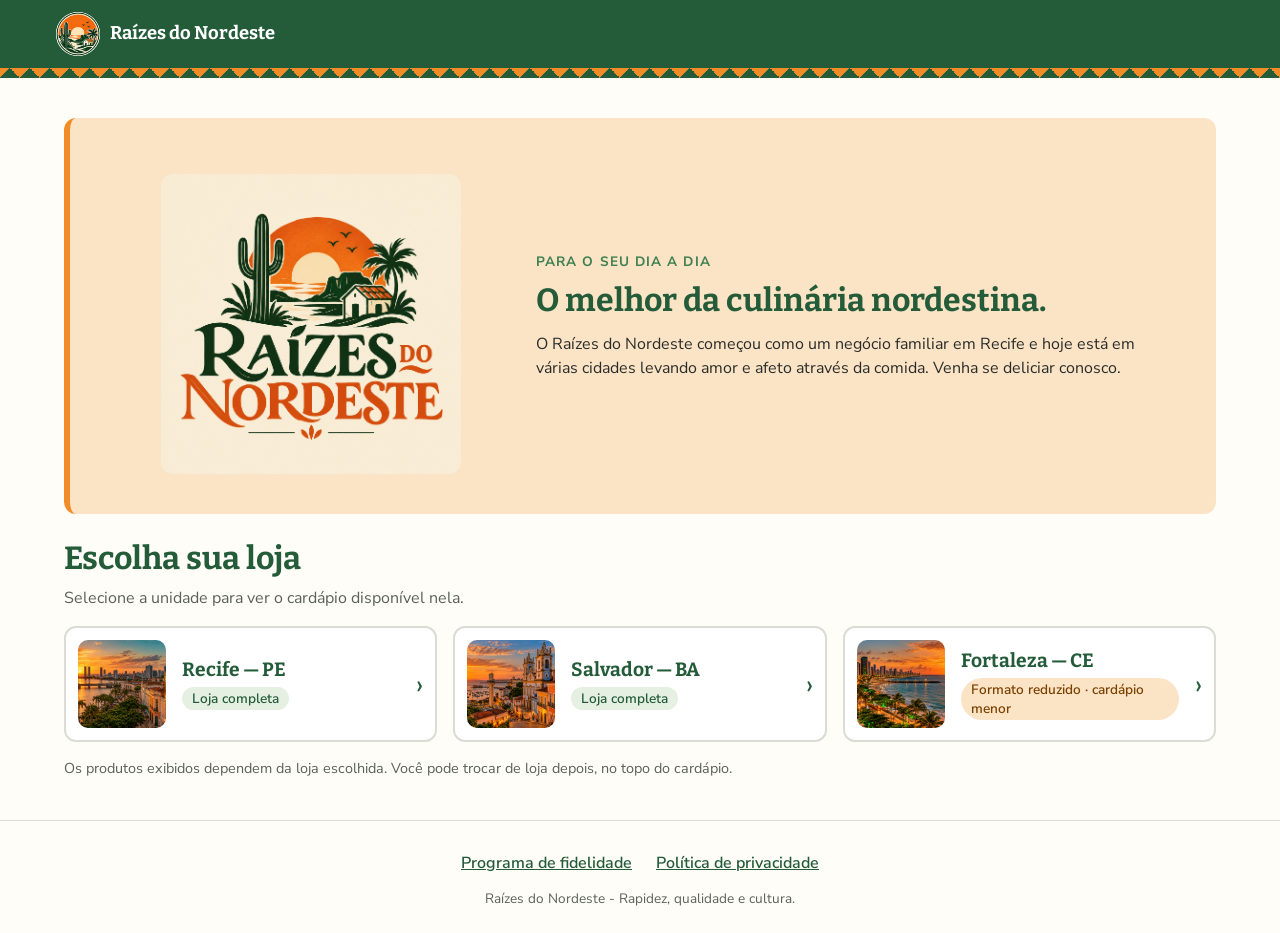
<file: index.html>
<!doctype html>
<html lang="pt-BR">
  <head>
    <meta charset="UTF-8" />
    <!-- Responsividade -->
    <meta name="viewport" content="width=device-width, initial-scale=1.0" />
    <title>Raízes do Nordeste</title>

    <link rel="preconnect" href="https://fonts.googleapis.com" />
    <link rel="preconnect" href="https://fonts.gstatic.com" crossorigin />
    <link
      href="https://fonts.googleapis.com/css2?family=Bitter:wght@600;700&family=Nunito+Sans:wght@400;600;700&display=swap"
      rel="stylesheet"
    />

    <!-- Estilo e responsividade. -->
    <link rel="stylesheet" href="css/estilo.css" />
  </head>

  <body data-raiz="">
    <header class="cabecalho_principal">
      <div class="cabecalho_conteudo">
        <a class="marca" href="index.html">
          <span class="logo_marca">
            <img src="assets/imagens/logo_raizes.png" alt="" />
          </span>
          <span class="nome_marca">Raízes do Nordeste</span>
        </a>
      </div>
    </header>

    <main class="conteudo_principal">
      <section class="secao_apresentacao">
        <img
          class="imagem_apresentacao"
          src="assets/imagens/raizes.png"
          alt=""
        />
        <div class="apresentacao_texto">
          <p class="apresentacao_chamada">Para o seu dia a dia</p>
          <h1 class="apresentacao_titulo">O melhor da culinária nordestina.</h1>
          <p class="apresentacao_descricao">
            O Raízes do Nordeste começou como um negócio familiar em Recife e
            hoje está em várias cidades levando amor e afeto através da comida.
            Venha se deliciar conosco.
          </p>
        </div>
      </section>

      <section class="secao_escolha_loja" aria-labelledby="titulo_escolha_loja">
        <h2 class="titulo_secao" id="titulo_escolha_loja">Escolha sua loja</h2>
        <p class="texto_secao">
          Selecione a unidade para ver o cardápio disponível nela.
        </p>

        <!-- Os cartões das lojas, produtos, categorias, itens do carrinho, etc... foram criados com Java Script -->
        <div class="lista_unidades"></div>

        <p class="texto_observacao">
          Os produtos exibidos dependem da loja escolhida. Você pode trocar de
          loja depois, no topo do cardápio.
        </p>
      </section>
    </main>

    <footer class="rodape_principal">
      <nav class="links_rodape" aria-label="Links do rodapé">
        <a class="link_rodape" href="pages/fidelidade.html"
          >Programa de fidelidade</a
        >
        <a class="link_rodape" href="pages/privacidade.html"
          >Política de privacidade</a
        >
      </nav>
      <p class="texto_rodape">
        Raízes do Nordeste - Rapidez, qualidade e cultura.
      </p>
    </footer>

    <!-- Avisos rápidos. -->
    <div class="caixa_aviso" role="status" aria-live="polite"></div>
    <!-- Ordem: regras gerais, dados do cardápio e página. -->
    <script src="js/dados.js"></script>
    <script src="js/principal.js"></script>
    <script src="js/pagina_inicio.js"></script>
  </body>
</html>
</file>
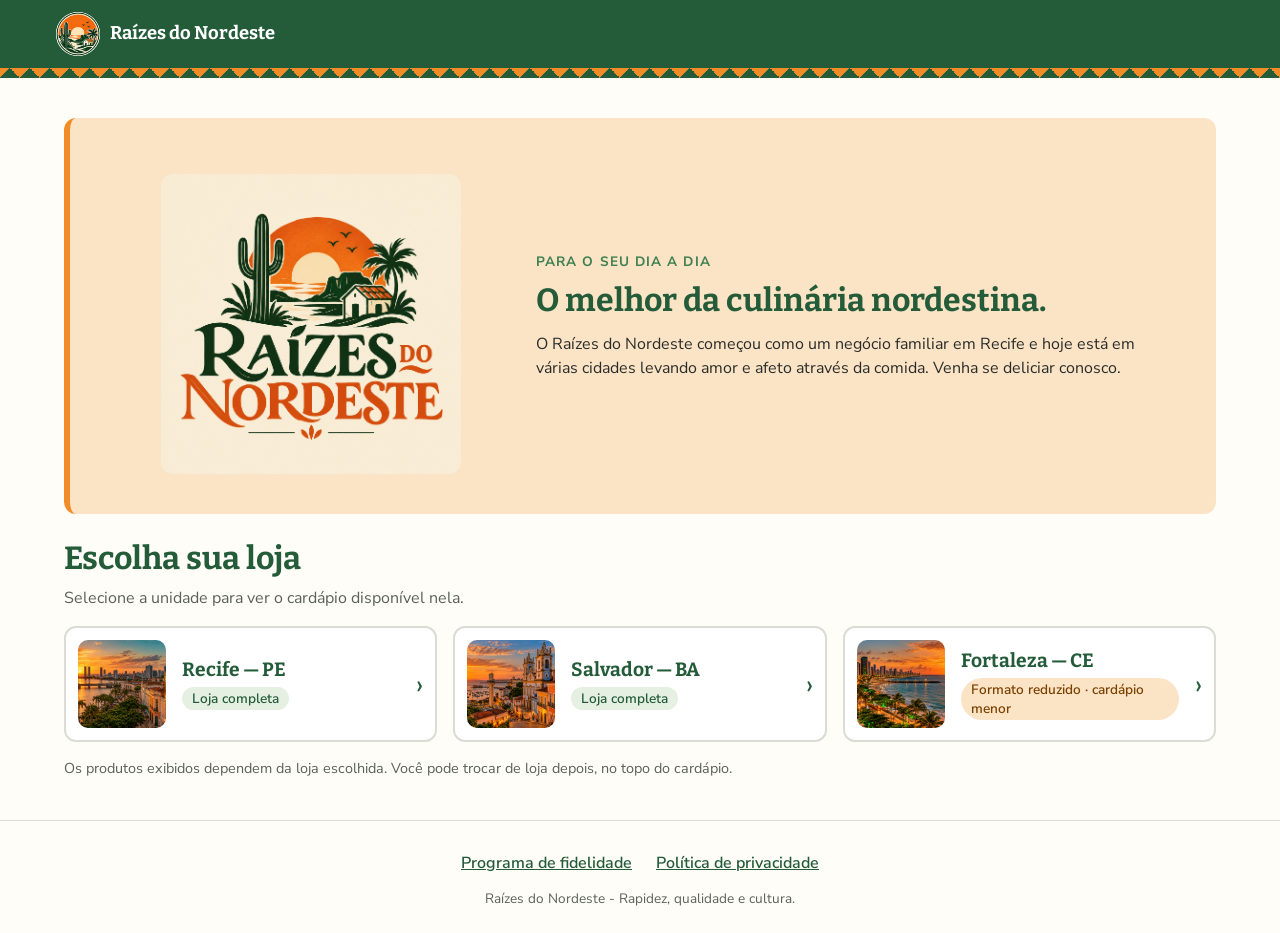
<file: pages/cardapio.html>
<!doctype html>
<html lang="pt-BR">
  <head>
    <meta charset="UTF-8" />
    <meta name="viewport" content="width=device-width, initial-scale=1.0" />
    <title>Cardápio — Raízes do Nordeste</title>

    <link rel="preconnect" href="https://fonts.googleapis.com" />
    <link rel="preconnect" href="https://fonts.gstatic.com" crossorigin />
    <link
      href="https://fonts.googleapis.com/css2?family=Bitter:wght@600;700&family=Nunito+Sans:wght@400;600;700&display=swap"
      rel="stylesheet"
    />

    <link rel="stylesheet" href="../css/estilo.css" />
  </head>

  <body data-raiz="../" class="pagina_menu_inferior">
    <header class="cabecalho_principal">
      <div class="cabecalho_conteudo">
        <a class="marca" href="../index.html">
          <span class="logo_marca">
            <img src="../assets/imagens/logo_raizes.png" alt="logo raizes" />
          </span>
          <span class="nome_marca">Raízes do Nordeste</span>
        </a>

        <div class="seletor_loja">
          <label class="rotulo_seletor_loja" for="campo_loja">Loja</label>
          <select class="campo_seletor_loja" id="campo_loja"></select>
        </div>

        <!-- Responsividade Menu -->
        <nav class="menu_navegacao" aria-label="Menu principal">
          <a class="link_menu" href="cardapio.html" aria-current="page">
            <img
              class="icone_menu"
              src="../assets/icones/cardapio.svg"
              alt="icone cardapio"
            />
            <span>Cardápio</span>
          </a>
          <a class="link_menu" href="carrinho.html">
            <img
              class="icone_menu"
              src="../assets/icones/carrinho.svg"
              alt="icone carrinho"
            />
            <span>Carrinho</span>
            <span class="contador_carrinho" hidden>0</span>
          </a>
          <a class="link_menu" href="pedido.html">
            <img
              class="icone_menu"
              src="../assets/icones/pedido.svg"
              alt="icone pedido"
            />
            <span>Pedido</span>
          </a>
          <a class="link_menu" href="fidelidade.html">
            <img
              class="icone_menu"
              src="../assets/icones/fidelidade.svg"
              alt="icone fidelidade"
            />
            <span>Fidelidade</span>
          </a>
        </nav>
      </div>
    </header>

    <main class="conteudo_principal">
      <div class="area_cardapio">
        <nav class="lista_categorias" aria-label="Categorias do cardápio"></nav>

        <section class="secao_produtos">
          <!-- Para camoanhas sazonais -->
          <div class="aviso_sazonal" hidden></div>

          <h1 class="titulo_categoria">Cardápio</h1>

          <div class="lista_produtos"></div>
        </section>

        <!-- Resumo do carrinho aparece só em telas grandes -->
        <aside
          class="resumo_carrinho_lateral"
          aria-labelledby="titulo_resumo_lateral"
        >
          <h2 class="titulo_resumo" id="titulo_resumo_lateral">Seu carrinho</h2>
          <ul class="lista_resumo_itens"></ul>
          <p class="texto_carrinho_vazio">Seu carrinho está vazio.</p>
          <div class="linha_total">
            <span>Total</span>
            <strong class="valor_total_resumo">R$ 0,00</strong>
          </div>
          <a
            class="botao_principal botao_largura_total botao_revisar_pagar"
            href="carrinho.html"
            >Revisar e pagar</a
          >
        </aside>
      </div>

      <!-- Barra fixa do carrinho aparece só no celular, quando há itens -->
      <a class="barra_carrinho_fixa" href="carrinho.html" hidden>
        <span class="texto_barra_carrinho">0 itens · R$ 0,00</span>
        <span>Ver carrinho ›</span>
      </a>
    </main>

    <footer class="rodape_principal">
      <nav class="links_rodape" aria-label="Links do rodapé">
        <a class="link_rodape" href="privacidade.html"
          >Política de privacidade</a
        >
      </nav>
      <p class="texto_rodape">
        Raízes do Nordeste - rapidez, qualidade e cultura
      </p>
    </footer>

    <div class="caixa_aviso" role="status" aria-live="polite"></div>
    <script src="../js/dados.js"></script>
    <script src="../js/principal.js"></script>
    <script src="../js/pagina_cardapio.js"></script>
  </body>
</html>
</file>
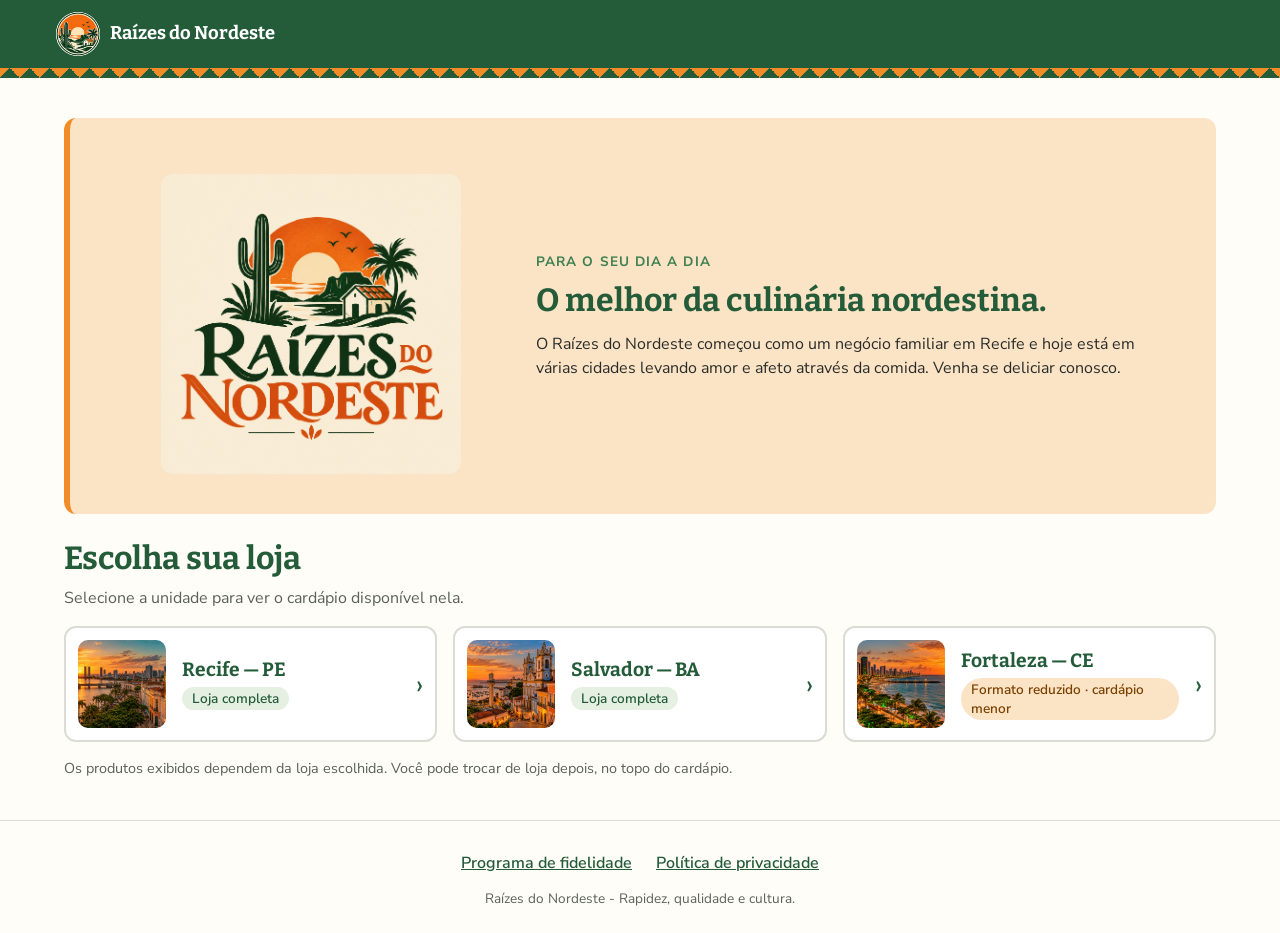
<file: pages/carrinho.html>
<!doctype html>
<html lang="pt-BR">
  <head>
    <meta charset="UTF-8" />
    <meta name="viewport" content="width=device-width, initial-scale=1.0" />
    <title>Carrinho — Raízes do Nordeste</title>

    <link rel="preconnect" href="https://fonts.googleapis.com" />
    <link rel="preconnect" href="https://fonts.gstatic.com" crossorigin />
    <link
      href="https://fonts.googleapis.com/css2?family=Bitter:wght@600;700&family=Nunito+Sans:wght@400;600;700&display=swap"
      rel="stylesheet"
    />

    <link rel="stylesheet" href="../css/estilo.css" />
  </head>

  <body data-raiz="../" class="pagina_menu_inferior">
    <header class="cabecalho_principal">
      <div class="cabecalho_conteudo">
        <a class="marca" href="../index.html">
          <span class="logo_marca">
            <img src="../assets/imagens/logo_raizes.png" alt="" />
          </span>
          <span class="nome_marca">Raízes do Nordeste</span>
        </a>

        <nav class="menu_navegacao" aria-label="Menu principal">
          <a class="link_menu" href="cardapio.html">
            <img
              class="icone_menu"
              src="../assets/icones/cardapio.svg"
              alt=""
            />
            <span>Cardápio</span>
          </a>
          <a class="link_menu" href="carrinho.html" aria-current="page">
            <img
              class="icone_menu"
              src="../assets/icones/carrinho.svg"
              alt=""
            />
            <span>Carrinho</span>
            <span class="contador_carrinho" hidden>0</span>
          </a>
          <a class="link_menu" href="pedido.html">
            <img class="icone_menu" src="../assets/icones/pedido.svg" alt="" />
            <span>Pedido</span>
          </a>
          <a class="link_menu" href="fidelidade.html">
            <img
              class="icone_menu"
              src="../assets/icones/fidelidade.svg"
              alt=""
            />
            <span>Fidelidade</span>
          </a>
        </nav>
      </div>
    </header>

    <main class="conteudo_principal conteudo_estreito">
      <ol class="etapas_compra" aria-label="Etapas do pedido">
        <li class="etapa_compra etapa_compra_atual" aria-current="step">
          1. Carrinho
        </li>
        <li class="etapa_compra">2. Pagamento</li>
        <li class="etapa_compra">3. Acompanhar</li>
      </ol>

      <div class="cabecalho_pagina">
        <h1 class="titulo_secao">Seu carrinho</h1>
        <p class="texto_loja_atual"></p>
      </div>

      <div class="estado_vazio carrinho_vazio" hidden>
        <p class="texto_secao">
          Seu carrinho está vazio. Que tal escolher uma tapioca?
        </p>
        <a class="botao_principal" href="cardapio.html">Ver o cardápio</a>
      </div>

      <!-- Carrinho -->
      <div class="conteudo_carrinho" hidden>
        <ul class="lista_itens_carrinho"></ul>

        <!-- Forma de recebimento -->
        <fieldset class="grupo_opcoes">
          <legend class="titulo_grupo_opcoes">Como você vai receber?</legend>
          <label class="opcao_escolha">
            <input type="radio" name="forma_recebimento" value="retirada" />
            <span>Para levar</span>
          </label>
          <label class="opcao_escolha">
            <input type="radio" name="forma_recebimento" value="consumo" />
            <span>Consumir na loja</span>
          </label>
        </fieldset>

        <!-- Desconto de fidelidade -->
        <div class="caixa_fidelidade_carrinho"></div>

        <!-- Resumo de valores -->
        <div class="resumo_valores">
          <div class="linha_valor">
            <span>Subtotal</span>
            <span class="valor_subtotal">R$ 0,00</span>
          </div>
          <div class="linha_valor linha_desconto" hidden>
            <span>Desconto fidelidade</span>
            <span class="valor_desconto">− R$ 0,00</span>
          </div>
          <div class="linha_valor linha_valor_total">
            <span>Total</span>
            <strong class="valor_total">R$ 0,00</strong>
          </div>

          <a class="botao_principal botao_largura_total" href="pagamento.html"
            >Continuar para pagamento</a
          >
          <a class="link_simples link_centralizado" href="cardapio.html"
            >Adicionar mais itens</a
          >
        </div>
      </div>
    </main>

    <footer class="rodape_principal">
      <nav class="links_rodape" aria-label="Links do rodapé">
        <a class="link_rodape" href="privacidade.html"
          >Política de privacidade</a
        >
      </nav>
      <p class="texto_rodape">
        Raízes do Nordeste, rapidez, qualidade e cultura
      </p>
    </footer>

    <div class="caixa_aviso" role="status" aria-live="polite"></div>
    <script src="../js/dados.js"></script>
    <script src="../js/principal.js"></script>
    <script src="../js/pagina_carrinho.js"></script>
  </body>
</html>
</file>
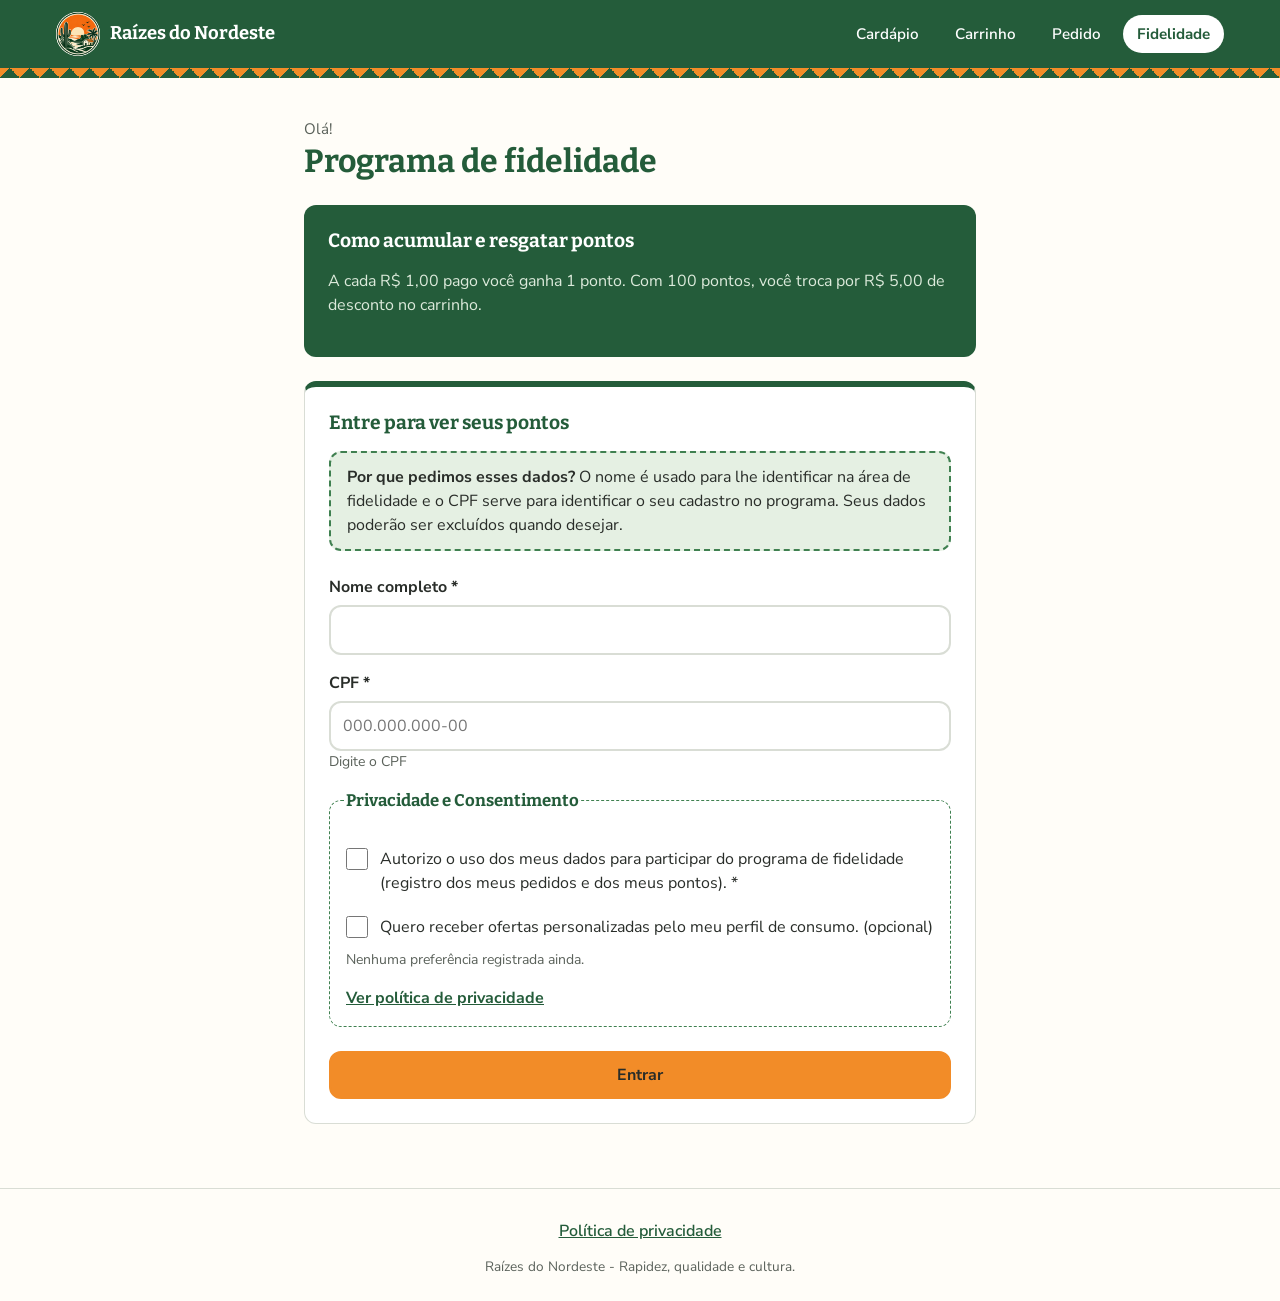
<file: pages/fidelidade.html>
<!doctype html>
<html lang="pt-BR">
  <head>
    <meta charset="UTF-8" />
    <meta name="viewport" content="width=device-width, initial-scale=1.0" />
    <title>Programa de fidelidade — Raízes do Nordeste</title>

    <link rel="preconnect" href="https://fonts.googleapis.com" />
    <link rel="preconnect" href="https://fonts.gstatic.com" crossorigin />
    <link
      href="https://fonts.googleapis.com/css2?family=Bitter:wght@600;700&family=Nunito+Sans:wght@400;600;700&display=swap"
      rel="stylesheet"
    />

    <link rel="stylesheet" href="../css/estilo.css" />
  </head>

  <body data-raiz="../" class="pagina_menu_inferior">
    <header class="cabecalho_principal">
      <div class="cabecalho_conteudo">
        <a class="marca" href="../index.html">
          <span class="logo_marca">
            <img src="../assets/imagens/logo_raizes.png" alt="" />
          </span>
          <span class="nome_marca">Raízes do Nordeste</span>
        </a>

        <nav class="menu_navegacao" aria-label="Menu principal">
          <a class="link_menu" href="cardapio.html">
            <img
              class="icone_menu"
              src="../assets/icones/cardapio.svg"
              alt=""
            />
            <span>Cardápio</span>
          </a>
          <a class="link_menu" href="carrinho.html">
            <img
              class="icone_menu"
              src="../assets/icones/carrinho.svg"
              alt=""
            />
            <span>Carrinho</span>
            <span class="contador_carrinho" hidden>0</span>
          </a>
          <a class="link_menu" href="pedido.html">
            <img class="icone_menu" src="../assets/icones/pedido.svg" alt="" />
            <span>Pedido</span>
          </a>
          <a class="link_menu" href="fidelidade.html" aria-current="page">
            <img
              class="icone_menu"
              src="../assets/icones/fidelidade.svg"
              alt=""
            />
            <span>Fidelidade</span>
          </a>
        </nav>
      </div>
    </header>

    <main class="conteudo_principal conteudo_estreito">
      <div class="cabecalho_pagina">
        <p class="texto_loja_atual texto_saudacao">Olá!</p>
        <h1 class="titulo_secao">Programa de fidelidade</h1>
      </div>

      <!--Pontuação -->
      <section
        class="cartao_destaque secao_regras_fidelidade"
        aria-labelledby="titulo_regras"
      >
        <h2 class="titulo_resumo" id="titulo_regras">
          Como acumular e resgatar pontos
        </h2>
        <p class="texto_secao texto_regra_fidelidade"></p>
      </section>

      <!-- Simulação de Login de fidelidade
        - Nome completo e CPF são obrigatórios.
        - O consentimento de participação no programa também é obrigatório.
        - Atualmento o CPF não é armazenado, enviado e utilizado, sem banco de dados. O campo foi colocado somente para uma simulação de login.
        -->
      <section class="area_login" aria-labelledby="titulo_login">
        <h2 class="titulo_resumo" id="titulo_login">
          Entre para ver seus pontos
        </h2>

        <div class="caixa_informativa">
          <p>
            <strong>Por que pedimos esses dados?</strong>
            O nome é usado para lhe identificar na área de fidelidade e o CPF
            serve para identificar o seu cadastro no programa. Seus dados
            poderão ser excluídos quando desejar.
          </p>
        </div>

        <form class="formulario_login" novalidate>
          <div class="grupo_campo">
            <label class="rotulo_campo" for="campo_nome_completo"
              >Nome completo *</label
            >
            <input
              class="campo_texto"
              type="text"
              id="campo_nome_completo"
              maxlength="80"
              autocomplete="name"
              aria-describedby="erro_login"
            />
          </div>

          <div class="grupo_campo">
            <label class="rotulo_campo" for="campo_cpf">CPF *</label>
            <input
              class="campo_texto"
              type="text"
              id="campo_cpf"
              inputmode="numeric"
              maxlength="14"
              autocomplete="off"
              placeholder="000.000.000-00"
              aria-describedby="ajuda_cpf erro_login"
            />
            <p class="texto_ajuda" id="ajuda_cpf">Digite o CPF</p>
          </div>

          <!-- Privacidade e consentimentos-->
          <fieldset class="grupo_opcoes grupo_opcoes_privacidade">
            <legend class="titulo_grupo_opcoes">
              Privacidade e Consentimento
            </legend>

            <label class="opcao_escolha">
              <input
                type="checkbox"
                class="campo_consentimento_fidelidade"
                aria-describedby="erro_login"
              />
              <span
                >Autorizo o uso dos meus dados para participar do programa de
                fidelidade (registro dos meus pedidos e dos meus pontos).
                *</span
              >
            </label>

            <label class="opcao_escolha">
              <input type="checkbox" class="campo_consentimento_ofertas" />
              <span
                >Quero receber ofertas personalizadas pelo meu perfil de
                consumo. (opcional)</span
              >
            </label>

            <p class="texto_ajuda texto_registro_consentimento"></p>

            <div class="acoes_privacidade">
              <a class="link_simples" href="privacidade.html"
                >Ver política de privacidade</a
              >
            </div>
          </fieldset>

          <p class="mensagem_erro" id="erro_login" hidden></p>

          <button class="botao_principal botao_largura_total" type="submit">
            Entrar
          </button>
        </form>
      </section>

      <div class="area_participante" hidden>
        <section class="cartao_destaque" aria-labelledby="titulo_saldo">
          <div class="linha_saldo">
            <h2 class="rotulo_saldo" id="titulo_saldo">Pontos acumulados</h2>
            <p class="valor_saldo"></p>
          </div>
          <!--Barra de progresso fidelidade -->
          <div
            class="barra_progresso"
            role="progressbar"
            aria-valuemin="0"
            aria-label="Progresso até o próximo desconto"
          >
            <div class="preenchimento_progresso"></div>
          </div>
          <p class="texto_progresso texto_ajuda"></p>
        </section>

        <!-- Ofertas aparecem só para quem concedeu as autorizações de dados. Oferta qualquer somente para simular oferta de fidelidade -->
        <section class="secao_ofertas" aria-labelledby="titulo_ofertas" hidden>
          <h2 class="titulo_resumo" id="titulo_ofertas">Ofertas para você</h2>
          <div class="lista_ofertas"></div>
        </section>

        <section aria-labelledby="titulo_historico">
          <h2 class="titulo_resumo" id="titulo_historico">
            Histórico de pedidos
          </h2>
          <ul class="lista_historico_pontos"></ul>
          <p class="texto_ajuda sem_historico" hidden>
            Você ainda não tem pedidos registrados no programa.
          </p>
        </section>

        <!-- Exclusao de dados -->
        <div class="area_exclusao">
          <p class="texto_ajuda">
            Excluir meus dados e apaguar consentimentos, seus pontos e seu
            histórico de pedidos do programa de fidelidade, e encerrar o login.
          </p>
          <button
            class="botao_secundario botao_perigo botao_excluir_dados"
            type="button"
          >
            Excluir meus dados
          </button>
        </div>
      </div>
    </main>

    <footer class="rodape_principal">
      <nav class="links_rodape" aria-label="Links do rodapé">
        <a class="link_rodape" href="privacidade.html"
          >Política de privacidade</a
        >
      </nav>
      <p class="texto_rodape">
        Raízes do Nordeste - Rapidez, qualidade e cultura.
      </p>
    </footer>

    <div class="caixa_aviso" role="status" aria-live="polite"></div>

    <script src="../js/dados.js"></script>
    <script src="../js/principal.js"></script>
    <script src="../js/pagina_fidelidade.js"></script>
  </body>
</html>
</file>
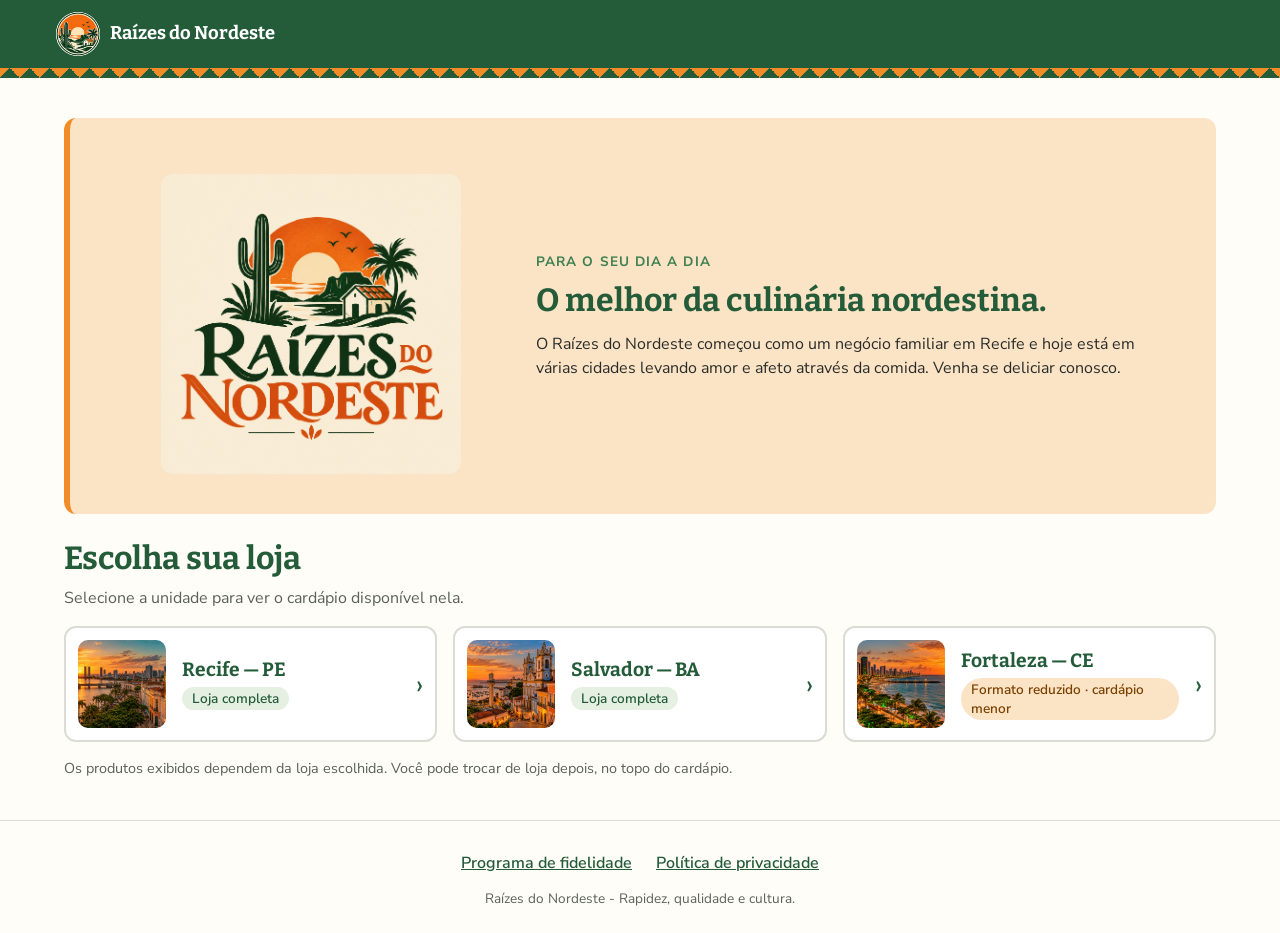
<file: pages/pagamento.html>
<!doctype html>
<html lang="pt-BR">
  <head>
    <meta charset="UTF-8" />
    <meta name="viewport" content="width=device-width, initial-scale=1.0" />
    <title>Pagamento — Raízes do Nordeste</title>

    <link rel="preconnect" href="https://fonts.googleapis.com" />
    <link rel="preconnect" href="https://fonts.gstatic.com" crossorigin />
    <link
      href="https://fonts.googleapis.com/css2?family=Bitter:wght@600;700&family=Nunito+Sans:wght@400;600;700&display=swap"
      rel="stylesheet"
    />

    <link rel="stylesheet" href="../css/estilo.css" />
  </head>

  <body data-raiz="../">
    <header class="cabecalho_principal">
      <div class="cabecalho_conteudo">
        <a class="marca" href="../index.html">
          <span class="logo_marca">
            <img src="../assets/imagens/logo_raizes.png" alt="" />
          </span>
          <span class="nome_marca">Raízes do Nordeste</span>
        </a>
      </div>
    </header>

    <main class="conteudo_principal conteudo_estreito">
      <a class="link_voltar" href="carrinho.html">‹ Voltar ao carrinho</a>

      <ol class="etapas_compra" aria-label="Etapas do pedido">
        <li class="etapa_compra etapa_compra_concluida">1. Carrinho</li>
        <li class="etapa_compra etapa_compra_atual" aria-current="step">
          2. Pagamento
        </li>
        <li class="etapa_compra">3. Acompanhar</li>
      </ol>

      <h1 class="titulo_secao">Finalizar pedido</h1>

      <!--Pagamento - não tem área de dados de cartão pois o pagamneto é externo -->
      <form class="formulario_pagamento" novalidate>
        <div class="grupo_campo">
          <label class="rotulo_campo" for="campo_nome"
            >Nome para chamar o pedido *</label
          >
          <input
            class="campo_texto"
            type="text"
            id="campo_nome"
            name="nome"
            maxlength="40"
            autocomplete="given-name"
            aria-describedby="ajuda_nome erro_nome"
          />
          <p class="texto_ajuda" id="ajuda_nome">
            Usado apenas para chamar você quando o pedido estiver pronto.
          </p>
          <p class="mensagem_erro" id="erro_nome" hidden></p>
        </div>

        <fieldset class="grupo_opcoes" aria-describedby="erro_forma_pagamento">
          <legend class="titulo_grupo_opcoes">Forma de pagamento *</legend>
          <label class="opcao_escolha">
            <input type="radio" name="forma_pagamento" value="pix" />
            <span>Pix</span>
          </label>
          <label class="opcao_escolha">
            <input type="radio" name="forma_pagamento" value="credito" />
            <span>Cartão de crédito</span>
          </label>
          <label class="opcao_escolha">
            <input type="radio" name="forma_pagamento" value="debito" />
            <span>Cartão de débito</span>
          </label>
          <p class="mensagem_erro" id="erro_forma_pagamento" hidden></p>
        </fieldset>

        <div class="caixa_informativa">
          <p>
            O pagamento é feito por um
            <strong>serviço externo de pagamento</strong>. A Raízes do Nordeste
            não recebe nem guarda os dados do seu cartão.
          </p>
        </div>

        <!-- Conscentimento da Política de privacidad-->
        <div class="grupo_campo">
          <label class="opcao_escolha">
            <input
              type="checkbox"
              id="campo_privacidade"
              aria-describedby="erro_privacidade"
            />
            <span
              >Li e estou ciente da
              <a class="link_simples" href="privacidade.html" target="_blank"
                >Política de Privacidade</a
              >
              sobre o uso dos meus dados neste pedido. *</span
            >
          </label>
          <p class="mensagem_erro" id="erro_privacidade" hidden></p>
        </div>

        <!-- Pagamento recusado-->
        <div class="mensagem_pagamento_recusado" role="alert" hidden>
          <strong>Pagamento não aprovado.</strong>
          <span
            >Tente novamente ou escolha outra forma de pagamento. Seu carrinho
            foi mantido.</span
          >
        </div>

        <div class="resumo_pagamento">
          <p class="texto_resumo_pagamento"></p>
          <button
            class="botao_principal botao_largura_total botao_pagar"
            type="submit"
          >
            Pagar R$ 0,00
          </button>
        </div>
      </form>

      <!--Este site não possui um sitema de pagamento, nem uma sincronização com sitema externo. Simulação do retorno de pagamento com bot~es de escolha.
        -->
      <section
        class="painel_servico_pagamento"
        aria-labelledby="titulo_servico_pagamento"
        hidden
      >
        <p class="etiqueta_demonstracao">Simulação para demonstração</p>
        <h2 class="titulo_resumo" id="titulo_servico_pagamento">
          Aguardando resposta do serviço de pagamento
        </h2>
        <p class="texto_secao">
          Nenhum pagamento real é feito neste site. Escolha a resposta que o
          serviço externo devolveria para ver como o sistema trata cada caso.
        </p>
        <div class="botoes_simulacao">
          <button class="botao_principal botao_simular_aprovado" type="button">
            Simular pagamento aprovado
          </button>
          <button class="botao_secundario botao_simular_recusado" type="button">
            Simular pagamento recusado
          </button>
        </div>
      </section>
    </main>

    <footer class="rodape_principal">
      <nav class="links_rodape" aria-label="Links do rodapé">
        <a class="link_rodape" href="privacidade.html"
          >Política de privacidade</a
        >
      </nav>
      <p class="texto_rodape">
        Raízes do Nordeste - Rapidez, qualidade e cultura.
      </p>
    </footer>

    <div class="caixa_aviso" role="status" aria-live="polite"></div>
    <script src="../js/dados.js"></script>
    <script src="../js/principal.js"></script>
    <script src="../js/pagina_pagamento.js"></script>
  </body>
</html>
</file>
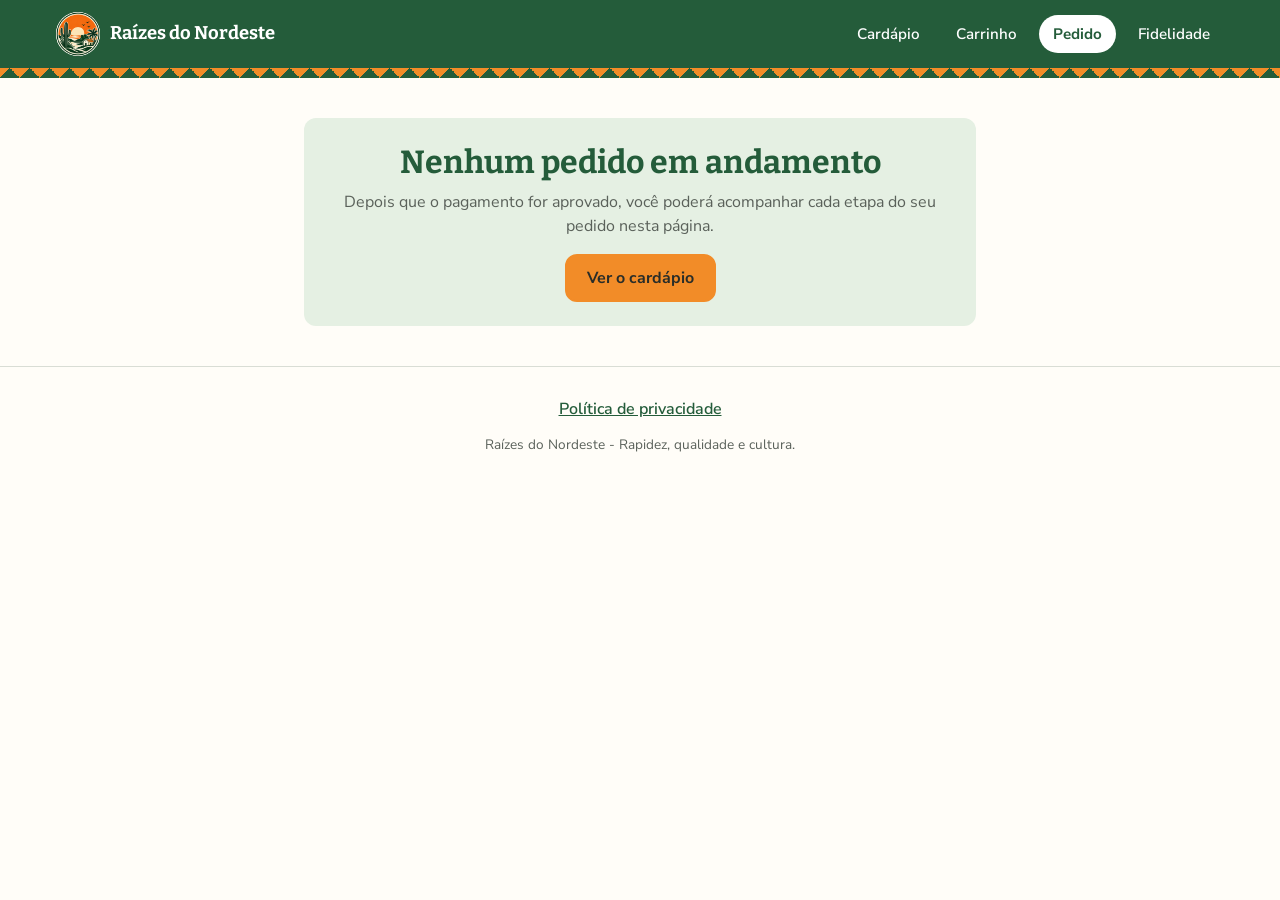
<file: pages/pedido.html>
<!doctype html>
<html lang="pt-BR">
  <head>
    <meta charset="UTF-8" />
    <meta name="viewport" content="width=device-width, initial-scale=1.0" />
    <title>Pedido — Raízes do Nordeste</title>

    <link rel="preconnect" href="https://fonts.googleapis.com" />
    <link rel="preconnect" href="https://fonts.gstatic.com" crossorigin />
    <link
      href="https://fonts.googleapis.com/css2?family=Bitter:wght@600;700&family=Nunito+Sans:wght@400;600;700&display=swap"
      rel="stylesheet"
    />

    <link rel="stylesheet" href="../css/estilo.css" />
  </head>

  <body data-raiz="../" class="pagina_menu_inferior">
    <header class="cabecalho_principal">
      <div class="cabecalho_conteudo">
        <a class="marca" href="../index.html">
          <span class="logo_marca">
            <img src="../assets/imagens/logo_raizes.png" alt="" />
          </span>
          <span class="nome_marca">Raízes do Nordeste</span>
        </a>

        <nav class="menu_navegacao" aria-label="Menu principal">
          <a class="link_menu" href="cardapio.html">
            <img
              class="icone_menu"
              src="../assets/icones/cardapio.svg"
              alt=""
            />
            <span>Cardápio</span>
          </a>
          <a class="link_menu" href="carrinho.html">
            <img
              class="icone_menu"
              src="../assets/icones/carrinho.svg"
              alt=""
            />
            <span>Carrinho</span>
            <span class="contador_carrinho" hidden>0</span>
          </a>
          <a class="link_menu" href="pedido.html" aria-current="page">
            <img class="icone_menu" src="../assets/icones/pedido.svg" alt="" />
            <span>Pedido</span>
          </a>
          <a class="link_menu" href="fidelidade.html">
            <img
              class="icone_menu"
              src="../assets/icones/fidelidade.svg"
              alt=""
            />
            <span>Fidelidade</span>
          </a>
        </nav>
      </div>
    </header>

    <main class="conteudo_principal conteudo_estreito">
      <div class="estado_vazio sem_pedido" hidden>
        <h1 class="titulo_secao">Nenhum pedido em andamento</h1>
        <p class="texto_secao">
          Depois que o pagamento for aprovado, você poderá acompanhar cada etapa
          do seu pedido nesta página.
        </p>
        <a class="botao_principal" href="cardapio.html">Ver o cardápio</a>
      </div>

      <div class="conteudo_pedido" hidden>
        <ol class="etapas_compra" aria-label="Etapas do pedido">
          <li class="etapa_compra etapa_compra_concluida">1. Carrinho</li>
          <li class="etapa_compra etapa_compra_concluida">2. Pagamento</li>
          <li class="etapa_compra etapa_compra_atual" aria-current="step">
            3. Acompanhar
          </li>
        </ol>

        <div class="cabecalho_pagina">
          <p class="texto_loja_atual texto_dados_pedido"></p>
          <h1 class="titulo_secao numero_pedido"></h1>
        </div>

        <div class="caixa_sucesso">
          <strong>Pagamento confirmado</strong>
          <span class="texto_caixa_sucesso"
            >Seu pedido foi recebido pela loja.</span
          >
        </div>

        <!-- Etapas do Status -->
        <ol class="linha_tempo_status"></ol>

        <!-- Botão para finalizar pedido entregue. Limpa os status  -->
        <button
          class="botao_principal botao_largura_total botao_entregue"
          type="button"
          hidden
        >
          Entregue
        </button>

        <details class="detalhes_itens_pedido">
          <summary class="resumo_itens_pedido"></summary>
          <ul class="lista_itens_pedido"></ul>
          <div class="valores_pedido"></div>
        </details>

        <div class="caixa_pontos_pedido"></div>

        <a class="botao_secundario botao_largura_total" href="cardapio.html"
          >Voltar ao cardápio</a
        >
      </div>
    </main>

    <footer class="rodape_principal">
      <nav class="links_rodape" aria-label="Links do rodapé">
        <a class="link_rodape" href="privacidade.html"
          >Política de privacidade</a
        >
      </nav>
      <p class="texto_rodape">
        Raízes do Nordeste - Rapidez, qualidade e cultura.
      </p>
    </footer>

    <div class="caixa_aviso" role="status" aria-live="polite"></div>
    <script src="../js/dados.js"></script>
    <script src="../js/principal.js"></script>
    <script src="../js/pagina_pedido.js"></script>
  </body>
</html>
</file>
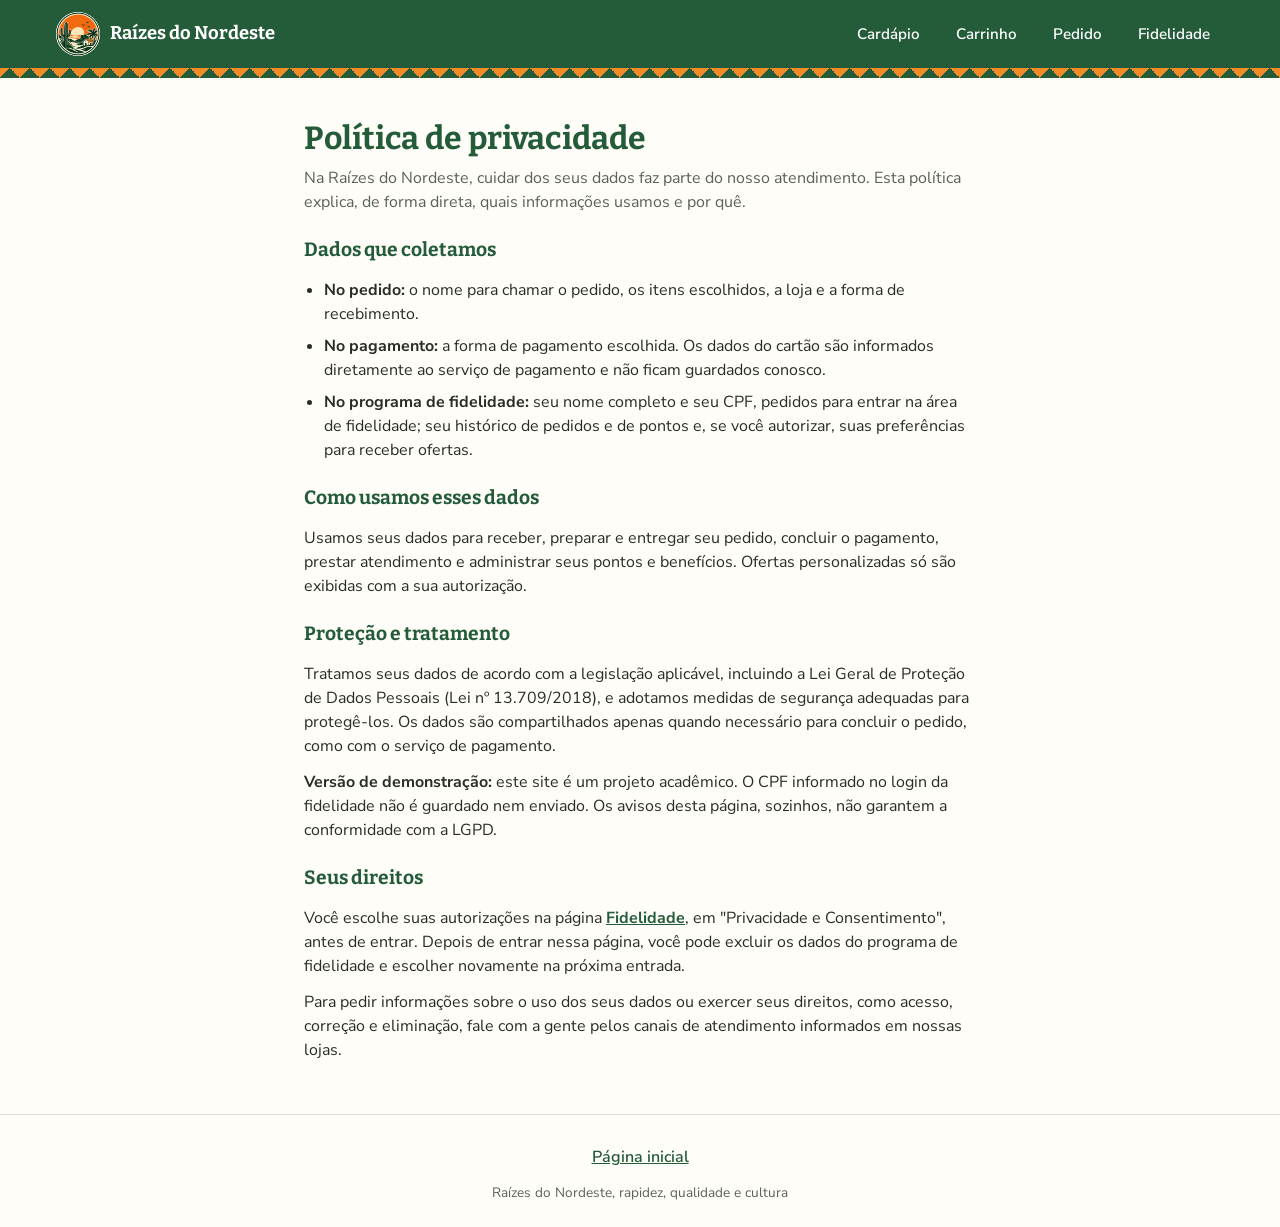
<file: pages/privacidade.html>
<!doctype html>
<html lang="pt-BR">
  <head>
    <meta charset="UTF-8" />
    <meta name="viewport" content="width=device-width, initial-scale=1.0" />
    <title>Política de privacidade — Raízes do Nordeste</title>

    <link rel="preconnect" href="https://fonts.googleapis.com" />
    <link rel="preconnect" href="https://fonts.gstatic.com" crossorigin />
    <link
      href="https://fonts.googleapis.com/css2?family=Bitter:wght@600;700&family=Nunito+Sans:wght@400;600;700&display=swap"
      rel="stylesheet"
    />

    <link rel="stylesheet" href="../css/estilo.css" />
  </head>

  <body data-raiz="../" class="pagina_menu_inferior">
    <header class="cabecalho_principal">
      <div class="cabecalho_conteudo">
        <a class="marca" href="../index.html">
          <span class="logo_marca">
            <img src="../assets/imagens/logo_raizes.png" alt="" />
          </span>
          <span class="nome_marca">Raízes do Nordeste</span>
        </a>

        <nav class="menu_navegacao" aria-label="Menu principal">
          <a class="link_menu" href="cardapio.html">
            <img
              class="icone_menu"
              src="../assets/icones/cardapio.svg"
              alt=""
            />
            <span>Cardápio</span>
          </a>
          <a class="link_menu" href="carrinho.html">
            <img
              class="icone_menu"
              src="../assets/icones/carrinho.svg"
              alt=""
            />
            <span>Carrinho</span>
            <span class="contador_carrinho" hidden>0</span>
          </a>
          <a class="link_menu" href="pedido.html">
            <img class="icone_menu" src="../assets/icones/pedido.svg" alt="" />
            <span>Pedido</span>
          </a>
          <a class="link_menu" href="fidelidade.html">
            <img
              class="icone_menu"
              src="../assets/icones/fidelidade.svg"
              alt=""
            />
            <span>Fidelidade</span>
          </a>
        </nav>
      </div>
    </header>

    <main class="conteudo_principal conteudo_estreito texto_corrido">
      <h1 class="titulo_secao">Política de privacidade</h1>
      <p class="texto_secao">
        Na Raízes do Nordeste, cuidar dos seus dados faz parte do nosso
        atendimento. Esta política explica, de forma direta, quais informações
        usamos e por quê.
      </p>

      <section>
        <h2 class="titulo_resumo">Dados que coletamos</h2>
        <ul class="lista_texto">
          <li>
            <strong>No pedido:</strong> o nome para chamar o pedido, os itens
            escolhidos, a loja e a forma de recebimento.
          </li>
          <li>
            <strong>No pagamento:</strong> a forma de pagamento escolhida. Os
            dados do cartão são informados diretamente ao serviço de pagamento e
            não ficam guardados conosco.
          </li>
          <li>
            <strong>No programa de fidelidade:</strong> seu nome completo e seu
            CPF, pedidos para entrar na área de fidelidade; seu histórico de
            pedidos e de pontos e, se você autorizar, suas preferências para
            receber ofertas.
          </li>
        </ul>
      </section>

      <section>
        <h2 class="titulo_resumo">Como usamos esses dados</h2>
        <p>
          Usamos seus dados para receber, preparar e entregar seu pedido,
          concluir o pagamento, prestar atendimento e administrar seus pontos e
          benefícios. Ofertas personalizadas só são exibidas com a sua
          autorização.
        </p>
      </section>

      <section>
        <h2 class="titulo_resumo">Proteção e tratamento</h2>
        <p>
          Tratamos seus dados de acordo com a legislação aplicável, incluindo a
          Lei Geral de Proteção de Dados Pessoais (Lei nº 13.709/2018), e
          adotamos medidas de segurança adequadas para protegê-los. Os dados são
          compartilhados apenas quando necessário para concluir o pedido, como
          com o serviço de pagamento.
        </p>
        <p>
          <strong>Versão de demonstração:</strong> este site é um projeto
          acadêmico. O CPF informado no login da fidelidade não é guardado nem
          enviado. Os avisos desta página, sozinhos, não garantem a conformidade
          com a LGPD.
        </p>
      </section>

      <section>
        <h2 class="titulo_resumo">Seus direitos</h2>
        <p>
          Você escolhe suas autorizações na página
          <a class="link_simples" href="fidelidade.html">Fidelidade</a>, em
          "Privacidade e Consentimento", antes de entrar. Depois de entrar nessa
          página, você pode excluir os dados do programa de fidelidade e
          escolher novamente na próxima entrada.
        </p>
        <p>
          Para pedir informações sobre o uso dos seus dados ou exercer seus
          direitos, como acesso, correção e eliminação, fale com a gente pelos
          canais de atendimento informados em nossas lojas.
        </p>
      </section>
    </main>

    <footer class="rodape_principal">
      <nav class="links_rodape" aria-label="Links do rodapé">
        <a class="link_rodape" href="../index.html">Página inicial</a>
      </nav>
      <p class="texto_rodape">
        Raízes do Nordeste, rapidez, qualidade e cultura
      </p>
    </footer>

    <div class="caixa_aviso" role="status" aria-live="polite"></div>
    <script src="../js/dados.js"></script>
    <script src="../js/principal.js"></script>
  </body>
</html>
</file>
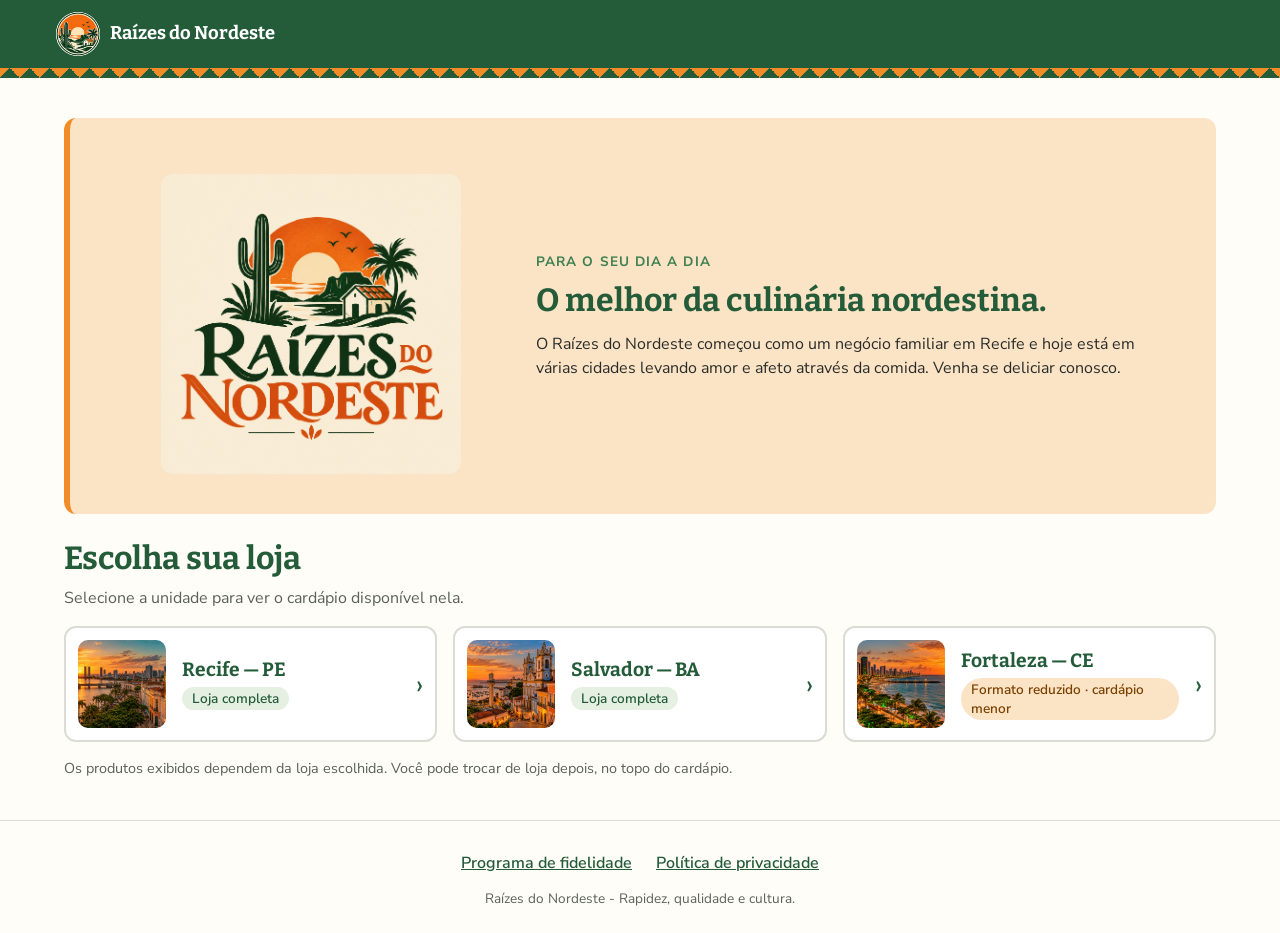
<file: pages/produto.html>
<!doctype html>
<html lang="pt-BR">
  <head>
    <meta charset="UTF-8" />
    <meta name="viewport" content="width=device-width, initial-scale=1.0" />
    <title>Produtos — Raízes do Nordeste</title>

    <link rel="preconnect" href="https://fonts.googleapis.com" />
    <link rel="preconnect" href="https://fonts.gstatic.com" crossorigin />
    <link
      href="https://fonts.googleapis.com/css2?family=Bitter:wght@600;700&family=Nunito+Sans:wght@400;600;700&display=swap"
      rel="stylesheet"
    />

    <link rel="stylesheet" href="../css/estilo.css" />
  </head>

  <body data-raiz="../" class="pagina_menu_inferior">
    <header class="cabecalho_principal">
      <div class="cabecalho_conteudo">
        <a class="marca" href="../index.html">
          <span class="logo_marca">
            <img src="../assets/imagens/logo_raizes.png" alt="" />
          </span>
          <span class="nome_marca">Raízes do Nordeste</span>
        </a>

        <nav class="menu_navegacao" aria-label="Menu principal">
          <a class="link_menu" href="cardapio.html" aria-current="page">
            <img
              class="icone_menu"
              src="../assets/icones/cardapio.svg"
              alt=""
            />
            <span>Cardápio</span>
          </a>
          <a class="link_menu" href="carrinho.html">
            <img
              class="icone_menu"
              src="../assets/icones/carrinho.svg"
              alt=""
            />
            <span>Carrinho</span>
            <span class="contador_carrinho" hidden>0</span>
          </a>
          <a class="link_menu" href="pedido.html">
            <img class="icone_menu" src="../assets/icones/pedido.svg" alt="" />
            <span>Pedido</span>
          </a>
          <a class="link_menu" href="fidelidade.html">
            <img
              class="icone_menu"
              src="../assets/icones/fidelidade.svg"
              alt=""
            />
            <span>Fidelidade</span>
          </a>
        </nav>
      </div>
    </header>

    <main class="conteudo_principal conteudo_estreito conteudo_produto">
      <a class="link_voltar" href="cardapio.html">‹ Voltar ao cardápio</a>

      <div class="estado_vazio produto_nao_encontrado" hidden>
        <h1 class="titulo_secao">Produto indisponível</h1>
        <p class="texto_secao">
          Este produto não foi encontrado ou não está disponível na loja
          escolhida.
        </p>
        <a class="botao_principal" href="cardapio.html">Ver o cardápio</a>
      </div>

      <!-- Detalhe dos produtos-->
      <article class="detalhe_produto" hidden>
        <div class="moldura_imagem moldura_imagem_detalhe">
          <img class="imagem_detalhe_produto" alt="" />
        </div>

        <div class="informacoes_detalhe">
          <p class="categoria_detalhe"></p>
          <h1 class="nome_detalhe"></h1>
          <p class="preco_detalhe"></p>
          <p class="descricao_detalhe"></p>

          <!-- Itens do combo (aparece quando for um combo) -->
          <div class="caixa_combo" hidden>
            <p class="titulo_combo">Este combo inclui:</p>
            <ul class="lista_combo"></ul>
          </div>

          <form class="formulario_produto" novalidate>
            <div class="grupo_campo">
              <label class="rotulo_campo" for="campo_observacao"
                >Observações (opcional)</label
              >
              <textarea
                class="campo_texto campo_observacao"
                id="campo_observacao"
                maxlength="100"
                rows="3"
                placeholder="Ex.: sem cebola"
                aria-describedby="ajuda_observacao"
              ></textarea>
              <p class="texto_ajuda" id="ajuda_observacao">
                Até 100 caracteres. A observação segue junto com o pedido.
              </p>
            </div>

            <div class="linha_quantidade">
              <span class="rotulo_campo" id="rotulo_quantidade"
                >Quantidade</span
              >
              <div
                class="controle_quantidade"
                role="group"
                aria-labelledby="rotulo_quantidade"
              >
                <button
                  class="botao_quantidade botao_diminuir"
                  type="button"
                  aria-label="Diminuir quantidade"
                >
                  −
                </button>
                <span class="valor_quantidade" aria-live="polite">1</span>
                <button
                  class="botao_quantidade botao_aumentar"
                  type="button"
                  aria-label="Aumentar quantidade"
                >
                  +
                </button>
              </div>
            </div>

            <div class="barra_acao_fixa">
              <button
                class="botao_principal botao_largura_total botao_confirmar_produto"
                type="submit"
              >
                Adicionar ao carrinho · R$ 0,00
              </button>
            </div>
          </form>
        </div>
      </article>
    </main>

    <footer class="rodape_principal">
      <nav class="links_rodape" aria-label="Links do rodapé">
        <a class="link_rodape" href="privacidade.html"
          >Política de privacidade</a
        >
      </nav>
      <p class="texto_rodape">
        Raízes do Nordeste, rapidez, qualidade e cultura
      </p>
    </footer>

    <div class="caixa_aviso" role="status" aria-live="polite"></div>
    <script src="../js/dados.js"></script>
    <script src="../js/principal.js"></script>
    <script src="../js/pagina_produto.js"></script>
  </body>
</html>
</file>
<file: css/estilo.css>
/* Os estilos principais pensados primeiro para celular. No final do arquivoficam as adaptações para tablet e computador.
*/

/* Variaveis cores e medidas */

:root {
  --cor_verde_escuro: #245c3a; /* identidade, títulos, cabeçalho */
  --cor_verde_medio: #3f8050; /* detalhes e etapas concluídas */
  --cor_verde_claro: #e5f0e3; /* fundos suaves */
  --cor_laranja: #f28c28; /* botões e chamadas para ação */
  --cor_laranja_claro: #fbe3c5; /* fundos de destaque */
  --cor_fundo: #fffdf8; /* fundo geral */
  --cor_texto: #292d29; /* texto principal */
  --cor_texto_suave: #5a615a; /* textos de apoio */
  --cor_borda: #d9ddd5; /* linhas e bordas */
  --cor_branco: #ffffff;
  --cor_erro: #b3261e; /* mensagens de erro */
  --cor_erro_fundo: #fce8e6;

  --fonte_titulos: "Bitter", Georgia, serif;
  --fonte_texto: "Nunito Sans", "Segoe UI", Arial, sans-serif;

  --espaco_pequeno: 8px;
  --espaco_medio: 16px;
  --espaco_grande: 24px;
  --arredondamento: 12px;
  --altura_menu_inferior: 68px;
}

/* Ajustes gerais */
*,
*::before,
*::after {
  box-sizing: border-box;
}

body {
  margin: 0;
  background-color: var(--cor_fundo);
  color: var(--cor_texto);
  font-family: var(--fonte_texto);
  font-size: 1rem;
  line-height: 1.5;
}

[hidden] {
  display: none !important;
}

img {
  max-width: 100%;
  display: block;
}

h1,
h2,
h3 {
  font-family: var(--fonte_titulos);
  color: var(--cor_verde_escuro);
  line-height: 1.25;
  margin: 0;
}

p {
  margin: 0;
}

.conteudo_principal {
  width: 100%;
  max-width: 1200px;
  margin: 0 auto;
  padding: var(--espaco_grande) var(--espaco_medio);
}

.conteudo_estreito {
  max-width: 720px;
}

.pagina_menu_inferior {
  padding-bottom: calc(var(--altura_menu_inferior) + 72px);
}

.titulo_secao {
  font-size: 1.6rem;
  margin-bottom: var(--espaco_pequeno);
}

.titulo_resumo {
  font-size: 1.2rem;
  margin-bottom: var(--espaco_medio);
}

.texto_secao {
  color: var(--cor_texto_suave);
  margin-bottom: var(--espaco_medio);
}

.texto_ajuda {
  color: var(--cor_texto_suave);
  font-size: 0.875rem;
}

.cabecalho_pagina {
  margin-bottom: var(--espaco_grande);
}

.texto_loja_atual {
  color: var(--cor_texto_suave);
  font-size: 0.95rem;
}

.estado_vazio {
  padding: var(--espaco_grande);
  background-color: var(--cor_verde_claro);
  border-radius: var(--arredondamento);
  text-align: center;
}

/* Botoes, links e campos */

.botao_principal,
.botao_secundario {
  display: inline-flex;
  align-items: center;
  justify-content: center;
  gap: var(--espaco_pequeno);
  min-height: 48px;
  padding: 10px 20px;
  border-radius: var(--arredondamento);
  font-family: var(--fonte_texto);
  font-size: 1rem;
  font-weight: 700;
  text-decoration: none;
  cursor: pointer;
  transition:
    background-color 0.2s,
    transform 0.1s;
}

.botao_principal {
  background-color: var(--cor_laranja);
  color: var(--cor_texto);
  border: 2px solid var(--cor_laranja);
}

.botao_principal:hover {
  background-color: #e07b17;
}

.botao_secundario {
  background-color: var(--cor_branco);
  color: var(--cor_verde_escuro);
  border: 2px solid var(--cor_verde_escuro);
}

.botao_secundario:hover {
  background-color: var(--cor_verde_claro);
}

.botao_principal:active,
.botao_secundario:active {
  transform: scale(0.98);
}

.botao_principal:disabled,
.botao_secundario:disabled {
  background-color: #ececea;
  border-color: #ececea;
  color: #6b6f6b;
  cursor: not-allowed;
}

.botao_largura_total {
  width: 100%;
}

.botao_perigo {
  color: var(--cor_erro);
  border-color: var(--cor_erro);
}

.botao_perigo:hover {
  background-color: var(--cor_erro_fundo);
}

.link_simples {
  color: var(--cor_verde_escuro);
  font-weight: 700;
  text-decoration: underline;
}

.link_centralizado {
  display: block;
  margin-top: var(--espaco_medio);
  padding: var(--espaco_pequeno);
  text-align: center;
}

.link_voltar {
  display: inline-block;
  margin-bottom: var(--espaco_medio);
  padding: var(--espaco_pequeno) 0;
  color: var(--cor_verde_escuro);
  font-weight: 700;
  text-decoration: none;
}

.grupo_campo {
  margin-bottom: var(--espaco_grande);
}

.rotulo_campo {
  display: block;
  margin-bottom: 6px;
  font-weight: 700;
}

.campo_texto {
  width: 100%;
  min-height: 48px;
  padding: 12px;
  border: 2px solid var(--cor_borda);
  border-radius: var(--arredondamento);
  background-color: var(--cor_branco);
  color: var(--cor_texto);
  font-family: var(--fonte_texto);
  font-size: 1rem;
}

.campo_texto:focus {
  border-color: var(--cor_verde_medio);
}

/*Msg erro */
.campo_texto[aria-invalid="true"] {
  border-color: var(--cor_erro);
}

.mensagem_erro {
  margin-top: 6px;
  color: var(--cor_erro);
  font-size: 0.9rem;
  font-weight: 700;
}

/* Grupo de opções */
.grupo_opcoes {
  margin: 0 0 var(--espaco_grande);
  padding: var(--espaco_medio);
  border: 1px solid var(--cor_borda);
  border-radius: var(--arredondamento);
  background-color: var(--cor_branco);
}

.titulo_grupo_opcoes {
  padding: 0 6px;
  font-family: var(--fonte_titulos);
  font-size: 1.05rem;
  font-weight: 700;
  color: var(--cor_verde_escuro);
}

.opcao_escolha {
  display: flex;
  align-items: flex-start;
  gap: 12px;
  padding: 10px 0;
  cursor: pointer;
}

.opcao_escolha input {
  flex-shrink: 0;
  width: 22px;
  height: 22px;
  margin: 1px 0 0;
  accent-color: var(--cor_verde_escuro);
}

/* Controle de quantidade */
.controle_quantidade {
  display: inline-flex;
  align-items: center;
  border: 2px solid var(--cor_verde_escuro);
  border-radius: var(--arredondamento);
  background-color: var(--cor_branco);
}

.botao_quantidade {
  width: 48px;
  height: 44px;
  border: none;
  background: none;
  color: var(--cor_verde_escuro);
  font-size: 1.4rem;
  font-weight: 700;
  cursor: pointer;
}

.botao_quantidade:disabled {
  color: #b5b9b5;
  cursor: not-allowed;
}

.valor_quantidade {
  min-width: 32px;
  text-align: center;
  font-weight: 700;
  font-size: 1.1rem;
}

/* Menu e Cabeçalho  */

.cabecalho_principal {
  position: sticky;
  top: 0;
  z-index: 20;
  background-color: var(--cor_verde_escuro);
  color: var(--cor_branco);
}

/*
   Faixa decorativ cabeçalho.*/
.cabecalho_principal::after {
  content: "";
  display: block;
  height: 10px;
  background-color: var(--cor_verde_escuro);
  background-image:
    linear-gradient(135deg, var(--cor_laranja) 25%, transparent 25%),
    linear-gradient(225deg, var(--cor_laranja) 25%, transparent 25%);
  background-size: 20px 20px;
  background-position: 0 0;
}

.cabecalho_conteudo {
  display: flex;
  flex-wrap: wrap;
  align-items: center;
  justify-content: space-between;
  gap: var(--espaco_pequeno) var(--espaco_medio);
  max-width: 1200px;
  margin: 0 auto;
  padding: 12px var(--espaco_medio);
}

.marca {
  display: flex;
  align-items: center;
  gap: 10px;
  color: var(--cor_branco);
  text-decoration: none;
}

.logo_marca {
  display: flex;
  align-items: center;
  justify-content: center;
  width: 44px;
  height: 44px;
  border-radius: 50%;
  overflow: hidden;
  background-color: var(--cor_branco);
}

.logo_marca img {
  width: 100%;
  height: 100%;
  object-fit: contain;
}

.nome_marca {
  font-family: var(--fonte_titulos);
  font-size: 1.15rem;
  font-weight: 700;
}

/* Seletor de loja no cabeçalho do cardápio */
.seletor_loja {
  display: flex;
  align-items: center;
  gap: var(--espaco_pequeno);
}

.rotulo_seletor_loja {
  font-size: 0.9rem;
}

.campo_seletor_loja {
  min-height: 44px;
  padding: 8px 12px;
  border: 2px solid var(--cor_borda);
  border-radius: var(--arredondamento);
  background-color: var(--cor_branco);
  color: var(--cor_texto);
  font-family: var(--fonte_texto);
  font-size: 1rem;
  font-weight: 700;
}

.menu_navegacao {
  position: fixed;
  left: 0;
  right: 0;
  bottom: 0;
  z-index: 30;
  display: flex;
  height: var(--altura_menu_inferior);
  background-color: var(--cor_branco);
  border-top: 1px solid var(--cor_borda);
  box-shadow: 0 -4px 12px rgba(0, 0, 0, 0.06);
}

.link_menu {
  position: relative;
  flex: 1;
  display: flex;
  flex-direction: column;
  align-items: center;
  justify-content: center;
  gap: 2px;
  color: var(--cor_texto_suave);
  font-size: 0.8rem;
  font-weight: 600;
  text-decoration: none;
}

.icone_menu {
  width: 24px;
  height: 24px;
  padding: 2px;
  border-radius: 8px;
}

.link_menu[aria-current="page"] {
  color: var(--cor_verde_escuro);
  font-weight: 700;
}

.link_menu[aria-current="page"] .icone_menu {
  width: 40px;
  background-color: var(--cor_verde_claro);
}

.contador_carrinho {
  position: absolute;
  top: 6px;
  left: 50%;
  margin-left: 6px;
  min-width: 20px;
  padding: 0 6px;
  border-radius: 999px;
  background-color: var(--cor_laranja);
  color: var(--cor_texto);
  font-size: 0.75rem;
  font-weight: 700;
  line-height: 20px;
  text-align: center;
}

/* Avisos e rodapé*/

.rodape_principal {
  padding: var(--espaco_grande) var(--espaco_medio);
  border-top: 1px solid var(--cor_borda);
  text-align: center;
}

.links_rodape {
  display: flex;
  flex-wrap: wrap;
  justify-content: center;
  gap: var(--espaco_pequeno) var(--espaco_grande);
  margin-bottom: var(--espaco_pequeno);
}

.link_rodape {
  padding: 6px 0;
  color: var(--cor_verde_escuro);
  font-weight: 600;
}

.texto_rodape {
  color: var(--cor_texto_suave);
  font-size: 0.85rem;
}

/*Aviso rápido */
.caixa_aviso {
  position: fixed;
  left: var(--espaco_medio);
  right: var(--espaco_medio);
  bottom: var(--espaco_medio);
  z-index: 40;
  padding: 14px var(--espaco_medio);
  border-radius: var(--arredondamento);
  background-color: var(--cor_verde_escuro);
  color: var(--cor_branco);
  font-weight: 700;
  box-shadow: 0 6px 20px rgba(0, 0, 0, 0.18);
  opacity: 0;
  transform: translateY(20px);
  pointer-events: none;
  transition:
    opacity 0.25s,
    transform 0.25s;
}

.pagina_menu_inferior .caixa_aviso {
  bottom: calc(var(--altura_menu_inferior) + 76px);
}

.caixa_aviso::before {
  content: "✓ ";
}

.caixa_aviso_visivel {
  opacity: 1;
  transform: translateY(0);
}

.caixa_aviso_erro {
  background-color: var(--cor_erro);
}

.caixa_aviso_erro::before {
  content: "⚠ ";
}

.moldura_imagem {
  display: block;
  overflow: hidden;
  background-color: var(--cor_verde_claro);
}

.moldura_imagem img {
  width: 100%;
  height: 100%;
  object-fit: cover;
}

/* Escolha loja */

.secao_apresentacao {
  display: flex;
  flex-direction: column;
  align-items: center;
  justify-content: space-between;
  gap: var(--espaco_grande);
  margin-bottom: var(--espaco_grande);
  padding: var(--espaco_grande);
  border-radius: var(--arredondamento);
  background-color: var(--cor_laranja_claro);
  border-left: 6px solid var(--cor_laranja);
}

.imagem_apresentacao {
  flex-shrink: 0;
  margin: 0;
  width: 100%;
  max-width: 300px;
  height: auto;
  margin: var(--espaco_medio) auto 0;
  border-radius: var(--arredondamento);
  object-fit: cover;
}

.apresentacao_chamada {
  margin-bottom: var(--espaco_pequeno);
  color: var(--cor_verde_medio);
  font-size: 0.85rem;
  font-weight: 700;
  letter-spacing: 0.08em;
  text-transform: uppercase;
}

.apresentacao_titulo {
  margin-bottom: 12px;
  font-size: 1.6rem;
}

.lista_unidades {
  display: grid;
  gap: var(--espaco_medio);
  margin-bottom: var(--espaco_medio);
}

/* Cartão unidade */
.cartao_unidade {
  display: flex;
  align-items: center;
  gap: var(--espaco_medio);
  width: 100%;
  padding: 12px;
  border: 2px solid var(--cor_borda);
  border-radius: var(--arredondamento);
  background-color: var(--cor_branco);
  color: var(--cor_texto);
  font-family: var(--fonte_texto);
  text-align: left;
  cursor: pointer;
  transition:
    border-color 0.2s,
    box-shadow 0.2s;
}

.cartao_unidade:hover {
  border-color: var(--cor_verde_medio);
  box-shadow: 0 4px 14px rgba(36, 92, 58, 0.12);
}

.cartao_unidade_selecionado {
  border-color: var(--cor_verde_escuro);
}

.moldura_imagem_unidade {
  flex-shrink: 0;
  width: 88px;
  height: 88px;
  border-radius: 10px;
}

.informacoes_unidade {
  display: flex;
  flex: 1;
  flex-direction: column;
  align-items: flex-start;
  gap: 6px;
}

.nome_unidade {
  font-family: var(--fonte_titulos);
  font-size: 1.2rem;
  font-weight: 700;
  color: var(--cor_verde_escuro);
}

.etiqueta_formato {
  padding: 2px 10px;
  border-radius: 999px;
  background-color: var(--cor_verde_claro);
  color: var(--cor_verde_escuro);
  font-size: 0.85rem;
  font-weight: 600;
}

.etiqueta_formato_reduzido {
  background-color: var(--cor_laranja_claro);
  color: #7a4100;
}

.seta_cartao {
  color: var(--cor_verde_escuro);
  font-size: 1.8rem;
}

.texto_observacao {
  color: var(--cor_texto_suave);
  font-size: 0.9rem;
}

/* Cardápio*/

.area_cardapio {
  display: grid;
  gap: var(--espaco_medio);
}

/* Categorias */
.lista_categorias {
  display: flex;
  gap: var(--espaco_pequeno);
  overflow-x: auto;
  padding-bottom: 4px;
  max-width: 100%;
}

.botao_categoria {
  flex-shrink: 0;
  min-height: 44px;
  padding: 8px 18px;
  border: 2px solid var(--cor_borda);
  border-radius: 999px;
  background-color: var(--cor_branco);
  color: var(--cor_texto);
  font-family: var(--fonte_texto);
  font-size: 0.95rem;
  font-weight: 700;
  cursor: pointer;
}

.botao_categoria:hover {
  border-color: var(--cor_verde_medio);
}
.botao_categoria[aria-pressed="true"] {
  border-color: var(--cor_verde_escuro);
  background-color: var(--cor_verde_escuro);
  color: var(--cor_branco);
}

.botao_categoria_sazonal {
  border-style: dashed;
  border-color: var(--cor_laranja);
}

.aviso_sazonal {
  display: flex;
  flex-direction: column;
  gap: 2px;
  margin-bottom: var(--espaco_medio);
  padding: 12px var(--espaco_medio);
  border: 2px dashed var(--cor_laranja);
  border-radius: var(--arredondamento);
  background-color: var(--cor_laranja_claro);
}

.titulo_categoria {
  margin-bottom: var(--espaco_medio);
  font-size: 1.5rem;
}

.lista_produtos {
  display: grid;
  grid-template-columns: 1fr;
  gap: var(--espaco_medio);
}
.cartao_produto {
  display: flex;
  gap: 12px;
  padding: 12px;
  border: 1px solid var(--cor_borda);
  border-radius: var(--arredondamento);
  background-color: var(--cor_branco);
}

.moldura_imagem_produto {
  flex-shrink: 0;
  width: 96px;
  height: 96px;
  border-radius: 10px;
  color: var(--cor_texto_suave);
  font-size: 0.8rem;
  text-decoration: none;
}

.informacoes_produto {
  display: flex;
  flex: 1;
  flex-direction: column;
  gap: 4px;
  min-width: 0;
}

.nome_produto {
  font-size: 1.05rem;
}

.nome_produto a {
  color: var(--cor_verde_escuro);
  text-decoration: none;
}

.nome_produto a:hover {
  text-decoration: underline;
}

.descricao_produto {
  color: var(--cor_texto_suave);
  font-size: 0.9rem;
}

.texto_indisponivel {
  color: #7a4100;
  font-size: 0.85rem;
  font-weight: 700;
}

.rodape_cartao_produto {
  display: flex;
  flex-wrap: wrap;
  align-items: center;
  justify-content: space-between;
  gap: var(--espaco_pequeno);
  margin-top: auto;
  padding-top: var(--espaco_pequeno);
}

.preco_produto {
  font-size: 1.1rem;
  font-weight: 700;
}

.botao_adicionar_carrinho {
  min-height: 44px;
  padding: 8px 14px;
}

/* Combo. */
.composicao_combo {
  color: var(--cor_texto);
  font-size: 0.9rem;
}

.resumo_carrinho_lateral {
  display: none;
}

.lista_resumo_itens {
  margin: 0 0 var(--espaco_medio);
  padding: 0;
  list-style: none;
}

.item_resumo {
  display: flex;
  justify-content: space-between;
  gap: var(--espaco_medio);
  padding: 8px 0;
  border-bottom: 1px solid var(--cor_borda);
  font-size: 0.95rem;
}

.texto_carrinho_vazio {
  margin-bottom: var(--espaco_medio);
  color: var(--cor_texto_suave);
}

.linha_total {
  display: flex;
  justify-content: space-between;
  margin-bottom: var(--espaco_medio);
  font-size: 1.15rem;
  font-weight: 700;
}

.barra_carrinho_fixa {
  position: fixed;
  left: var(--espaco_medio);
  right: var(--espaco_medio);
  bottom: calc(var(--altura_menu_inferior) + 8px);
  z-index: 25;
  display: flex;
  justify-content: space-between;
  align-items: center;
  min-height: 56px;
  padding: 12px 18px;
  border-radius: var(--arredondamento);
  background-color: var(--cor_verde_escuro);
  color: var(--cor_branco);
  font-weight: 700;
  text-decoration: none;
  box-shadow: 0 6px 18px rgba(0, 0, 0, 0.2);
}

/* Detalhe produto*/

.moldura_imagem_detalhe {
  width: 100%;
  aspect-ratio: 4 / 3;
  max-height: 360px;
  margin-bottom: var(--espaco_medio);
  border-radius: var(--arredondamento);
}

.categoria_detalhe {
  color: var(--cor_verde_medio);
  font-size: 0.9rem;
  font-weight: 700;
}

.nome_detalhe {
  margin: 4px 0;
  font-size: 1.7rem;
}

.preco_detalhe {
  margin-bottom: var(--espaco_pequeno);
  font-size: 1.4rem;
  font-weight: 700;
}

.descricao_detalhe {
  margin-bottom: var(--espaco_grande);
  color: var(--cor_texto_suave);
}

.caixa_combo {
  margin-bottom: var(--espaco_grande);
  padding: 12px var(--espaco_medio);
  border: 2px dashed var(--cor_laranja);
  border-radius: var(--arredondamento);
  background-color: var(--cor_laranja_claro);
}

.titulo_combo {
  font-weight: 700;
}

.lista_combo {
  margin: 4px 0 12px;
  padding-left: 20px;
}

.linha_quantidade {
  display: flex;
  align-items: center;
  justify-content: space-between;
  margin-bottom: var(--espaco_grande);
}

.linha_quantidade .rotulo_campo {
  margin-bottom: 0;
}

.barra_acao_fixa {
  position: sticky;
  bottom: calc(var(--altura_menu_inferior) + 8px);
}

/* Carrinho e pagamento*/
.etapas_compra {
  display: flex;
  gap: var(--espaco_pequeno);
  margin: 0 0 var(--espaco_grande);
  padding: 0;
  list-style: none;
}

.etapa_compra {
  flex: 1;
  padding-top: 8px;
  border-top: 4px solid var(--cor_borda);
  color: var(--cor_texto_suave);
  font-size: 0.85rem;
}

.etapa_compra_concluida {
  border-top-color: var(--cor_verde_medio);
}

.etapa_compra_atual {
  border-top-color: var(--cor_laranja);
  color: var(--cor_texto);
  font-weight: 700;
}

.lista_itens_carrinho {
  margin: 0 0 var(--espaco_grande);
  padding: 0;
  list-style: none;
}

.item_carrinho {
  padding: var(--espaco_medio) 0;
  border-bottom: 1px solid var(--cor_borda);
}

.cabecalho_item_carrinho {
  display: flex;
  justify-content: space-between;
  align-items: flex-start;
  gap: var(--espaco_medio);
}

.nome_item_carrinho {
  font-size: 1.05rem;
}

.preco_item_carrinho {
  font-weight: 700;
  white-space: nowrap;
}

.detalhe_item_carrinho {
  display: block;
  margin: 2px 0 12px;
  color: var(--cor_texto_suave);
  font-size: 0.9rem;
}

.acoes_item_carrinho {
  display: flex;
  align-items: center;
  justify-content: space-between;
}

.botao_remover {
  min-height: 44px;
  padding: 8px 12px;
  border: none;
  background: none;
  color: var(--cor_erro);
  font-family: var(--fonte_texto);
  font-size: 1rem;
  font-weight: 700;
  text-decoration: underline;
  cursor: pointer;
}

.caixa_fidelidade_carrinho {
  margin-bottom: var(--espaco_grande);
  padding: 12px var(--espaco_medio);
  border: 2px dashed var(--cor_verde_medio);
  border-radius: var(--arredondamento);
  background-color: var(--cor_verde_claro);
}

.resumo_valores {
  padding-top: var(--espaco_medio);
  border-top: 2px solid var(--cor_borda);
}

.linha_valor {
  display: flex;
  justify-content: space-between;
  padding: 4px 0;
  color: var(--cor_texto_suave);
}

.linha_valor_total {
  margin: 4px 0 var(--espaco_medio);
  color: var(--cor_texto);
  font-size: 1.3rem;
  font-weight: 700;
}

.caixa_informativa {
  margin-bottom: var(--espaco_grande);
  padding: 12px var(--espaco_medio);
  border: 2px dashed var(--cor_verde_medio);
  border-radius: var(--arredondamento);
  background-color: var(--cor_verde_claro);
}

.mensagem_pagamento_recusado {
  display: flex;
  flex-direction: column;
  gap: 4px;
  margin-bottom: var(--espaco_grande);
  padding: var(--espaco_medio);
  border: 2px solid var(--cor_erro);
  border-radius: var(--arredondamento);
  background-color: var(--cor_erro_fundo);
  color: var(--cor_erro);
}

.mensagem_pagamento_recusado strong::before {
  content: "⚠ ";
}

.resumo_pagamento {
  padding-top: var(--espaco_medio);
  border-top: 2px solid var(--cor_borda);
}

.texto_resumo_pagamento {
  margin-bottom: 12px;
  color: var(--cor_texto_suave);
}

.painel_servico_pagamento {
  margin-top: var(--espaco_grande);
  padding: var(--espaco_grande);
  border: 2px dashed var(--cor_verde_escuro);
  border-radius: var(--arredondamento);
  background-color: var(--cor_branco);
}

.botoes_simulacao {
  display: grid;
  gap: 12px;
}

/*Acompanhamento pedido*/

.caixa_sucesso {
  display: flex;
  flex-direction: column;
  gap: 2px;
  margin-bottom: var(--espaco_grande);
  padding: var(--espaco_medio);
  border-left: 6px solid var(--cor_verde_medio);
  border-radius: var(--arredondamento);
  background-color: var(--cor_verde_claro);
}

.caixa_sucesso strong {
  color: var(--cor_verde_escuro);
  font-size: 1.1rem;
}
.botao_entregue {
  margin-bottom: var(--espaco_medio);
}

.linha_tempo_status {
  margin: 0 0 var(--espaco_grande);
  padding: 0;
  list-style: none;
}

.etapa_status {
  position: relative;
  display: flex;
  flex-direction: column;
  min-height: 64px;
  padding-left: 44px;
  color: var(--cor_texto_suave);
}

.etapa_status::before {
  content: "";
  position: absolute;
  left: 0;
  top: 0;
  width: 26px;
  height: 26px;
  border: 3px solid #b5b9b5;
  border-radius: 50%;
  background-color: var(--cor_branco);
}
.etapa_status::after {
  content: "";
  position: absolute;
  left: 12px;
  top: 28px;
  bottom: 0;
  width: 3px;
  background-color: #d5d8d3;
}

.etapa_status:last-child::after {
  display: none;
}

.nome_etapa_status {
  font-size: 1.05rem;
  font-weight: 600;
}

.situacao_etapa_status {
  font-size: 0.85rem;
}
.etapa_concluida {
  color: var(--cor_texto);
}

.etapa_concluida::before {
  content: "✓";
  display: flex;
  align-items: center;
  justify-content: center;
  border-color: var(--cor_verde_medio);
  background-color: var(--cor_verde_medio);
  color: var(--cor_branco);
  font-size: 0.8rem;
  font-weight: 700;
}

.etapa_concluida::after {
  background-color: var(--cor_verde_medio);
}

.etapa_atual {
  color: var(--cor_texto);
}

.etapa_atual::before {
  border: 7px solid var(--cor_laranja);
}

.etapa_atual .nome_etapa_status {
  font-weight: 700;
  color: var(--cor_verde_escuro);
}

.detalhes_itens_pedido {
  margin-bottom: var(--espaco_medio);
  padding: 12px var(--espaco_medio);
  border: 1px solid var(--cor_borda);
  border-radius: var(--arredondamento);
  background-color: var(--cor_branco);
}

.resumo_itens_pedido {
  min-height: 32px;
  font-weight: 700;
  cursor: pointer;
}

.lista_itens_pedido {
  margin: var(--espaco_pequeno) 0;
  padding: 0;
  list-style: none;
}

.caixa_pontos_pedido {
  margin-bottom: var(--espaco_grande);
  padding: 12px var(--espaco_medio);
  border: 2px dashed var(--cor_laranja);
  border-radius: var(--arredondamento);
  background-color: var(--cor_laranja_claro);
}

/* Fidelidade e privacidade */
.area_login {
  margin-bottom: var(--espaco_grande);
  padding: var(--espaco_medio);
  border: 1px solid var(--cor_borda);
  border-top: 6px solid var(--cor_verde_escuro);
  border-radius: var(--arredondamento);
  background-color: var(--cor_branco);
}

.area_login .caixa_informativa p + p {
  margin-top: var(--espaco_pequeno);
}

.formulario_login .grupo_campo {
  margin-bottom: var(--espaco_medio);
}

.formulario_login .mensagem_erro,
.formulario_login .texto_ajuda {
  margin-bottom: var(--espaco_medio);
}

.cartao_destaque {
  margin-bottom: var(--espaco_grande);
  padding: var(--espaco_grande);
  border-radius: var(--arredondamento);
  background-color: var(--cor_verde_escuro);
  color: var(--cor_branco);
}

.cartao_destaque .titulo_resumo,
.cartao_destaque .rotulo_saldo {
  color: var(--cor_branco);
}

.cartao_destaque .texto_secao,
.cartao_destaque .texto_ajuda {
  color: #dceadb;
}

.linha_saldo {
  display: flex;
  align-items: baseline;
  justify-content: space-between;
  margin-bottom: 12px;
}

.rotulo_saldo {
  font-family: var(--fonte_texto);
  font-size: 1rem;
  font-weight: 600;
}

.valor_saldo {
  font-family: var(--fonte_titulos);
  font-size: 2rem;
  font-weight: 700;
}

.barra_progresso {
  height: 14px;
  margin-bottom: var(--espaco_pequeno);
  border-radius: 999px;
  background-color: rgba(255, 255, 255, 0.25);
  overflow: hidden;
}

.preenchimento_progresso {
  width: 0;
  height: 100%;
  border-radius: 999px;
  background-color: var(--cor_laranja);
  transition: width 0.4s;
}

.secao_ofertas {
  margin-bottom: var(--espaco_grande);
}

.cartao_oferta {
  display: flex;
  flex-direction: column;
  gap: 2px;
  padding: var(--espaco_medio);
  border: 1px solid var(--cor_borda);
  border-left: 6px solid var(--cor_laranja);
  border-radius: var(--arredondamento);
  background-color: var(--cor_branco);
}

.lista_historico_pontos {
  margin: 0 0 var(--espaco_grande);
  padding: 0;
  list-style: none;
}

.grupo_opcoes_privacidade {
  border-style: dashed;
  border-color: var(--cor_verde_medio);
}

.grupo_opcoes_privacidade .titulo_grupo_opcoes {
  margin-bottom: var(--espaco_pequeno);
  padding: 0;
}

.acoes_privacidade {
  display: flex;
  flex-wrap: wrap;
  align-items: center;
  gap: var(--espaco_medio);
  margin-top: var(--espaco_medio);
}

.area_exclusao {
  display: grid;
  gap: 12px;
  margin-bottom: var(--espaco_grande);
  padding-top: var(--espaco_medio);
  border-top: 1px solid var(--cor_borda);
}

.texto_corrido section {
  margin-top: var(--espaco_grande);
}

.texto_corrido p {
  margin-bottom: 12px;
}

.lista_texto {
  padding-left: 20px;
}

.lista_texto li {
  margin-bottom: var(--espaco_pequeno);
}

/* responsividade */
/* Os estilos acima deixam tudo pronto para o celular.Abaixo os ajuste para telas maiores Ex: 600px (tablets), 960px (computadores) e 1200px.
*/

@media (min-width: 600px) {
  .titulo_secao {
    font-size: 2rem;
  }

  .apresentacao_titulo {
    font-size: 2rem;
  }

  .lista_unidades {
    grid-template-columns: repeat(2, 1fr);
  }
  .lista_produtos {
    grid-template-columns: repeat(2, 1fr);
  }

  .cartao_produto {
    flex-direction: column;
    padding: 0;
    overflow: hidden;
  }

  .moldura_imagem_produto {
    width: 100%;
    height: 170px;
    border-radius: 0;
  }

  .informacoes_produto {
    padding: 0 var(--espaco_medio) var(--espaco_medio);
  }

  .rodape_cartao_produto {
    flex-direction: column;
    align-items: stretch;
  }

  .botoes_simulacao {
    grid-template-columns: 1fr 1fr;
  }

  .area_exclusao {
    grid-template-columns: 1fr auto;
    align-items: center;
  }

  .area_login {
    padding: var(--espaco_grande);
  }

  .caixa_aviso {
    left: auto;
    right: var(--espaco_grande);
    max-width: 420px;
  }
}

@media (min-width: 960px) {
  .menu_navegacao {
    position: static;
    height: auto;
    gap: var(--espaco_pequeno);
    background: none;
    border: none;
    box-shadow: none;
  }

  .link_menu {
    flex-direction: row;
    gap: 6px;
    padding: 8px 14px;
    border-radius: 999px;
    color: var(--cor_branco);
    font-size: 0.95rem;
  }

  .link_menu:hover {
    background-color: rgba(255, 255, 255, 0.12);
  }

  .icone_menu {
    display: none;
  }

  .link_menu[aria-current="page"] {
    background-color: var(--cor_branco);
    color: var(--cor_verde_escuro);
  }

  .contador_carrinho {
    position: static;
    margin-left: 0;
  }

  .pagina_menu_inferior {
    padding-bottom: 0;
  }

  .caixa_aviso,
  .pagina_menu_inferior .caixa_aviso {
    bottom: var(--espaco_grande);
  }

  .barra_acao_fixa {
    position: static;
  }

  .barra_carrinho_fixa {
    display: none !important;
  }

  .conteudo_principal {
    padding: 40px var(--espaco_grande);
  }

  .lista_unidades {
    grid-template-columns: repeat(3, 1fr);
  }

  .secao_apresentacao {
    flex-direction: row;
    padding: 40px;
  }

  .apresentacao_texto {
    max-width: 640px;
  }
  .area_cardapio {
    grid-template-columns: 200px 1fr 300px;
    align-items: start;
    gap: var(--espaco_grande);
  }

  .lista_categorias {
    flex-direction: column;
    overflow: visible;
    position: sticky;
    top: 110px;
  }

  .botao_categoria {
    border-radius: var(--arredondamento);
    text-align: left;
  }

  .lista_produtos {
    grid-template-columns: repeat(2, 1fr);
  }

  .resumo_carrinho_lateral {
    display: block;
    position: sticky;
    top: 110px;
    padding: var(--espaco_grande);
    border: 2px solid var(--cor_verde_escuro);
    border-radius: var(--arredondamento);
    background-color: var(--cor_branco);
  }

  .conteudo_produto {
    max-width: 1000px;
  }

  .detalhe_produto {
    display: grid;
    grid-template-columns: 1fr 1fr;
    gap: 40px;
    align-items: start;
  }
}

@media (min-width: 1200px) {
  .lista_produtos {
    grid-template-columns: repeat(3, 1fr);
  }
}
</file>
